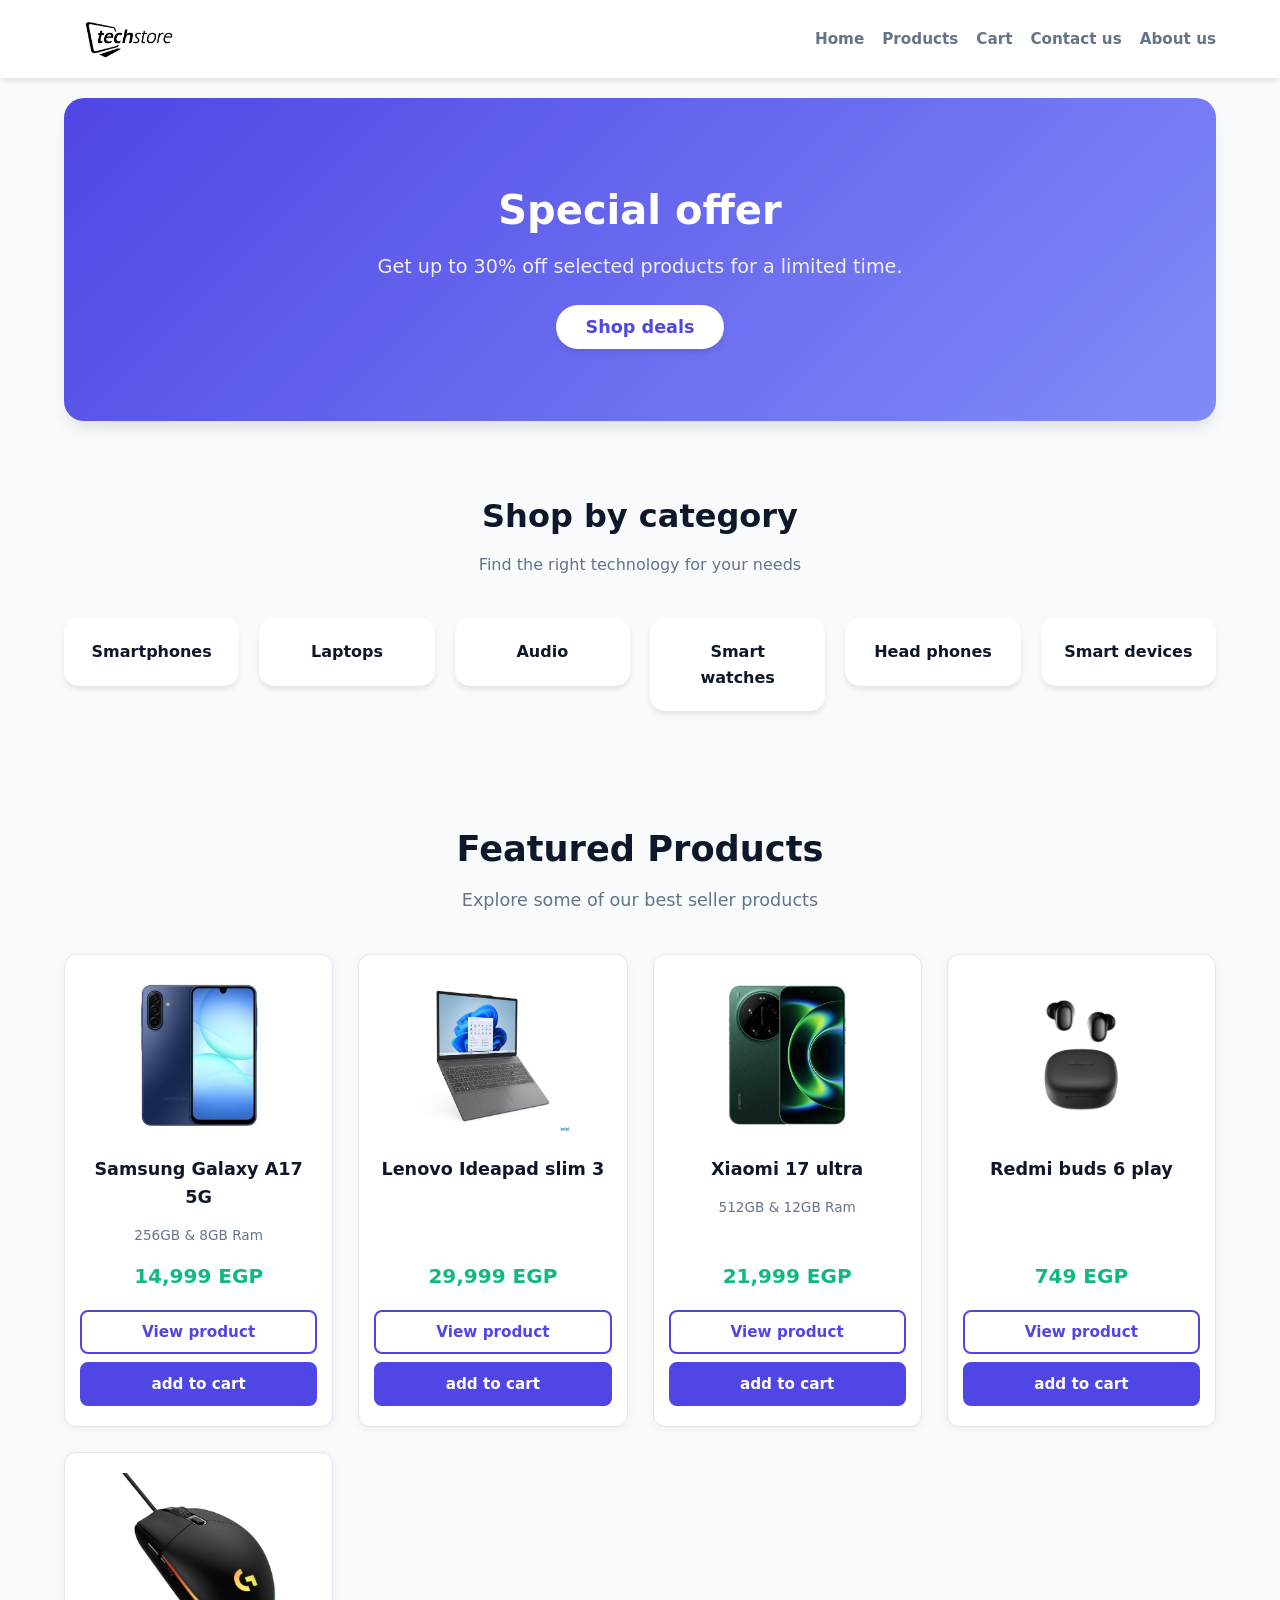
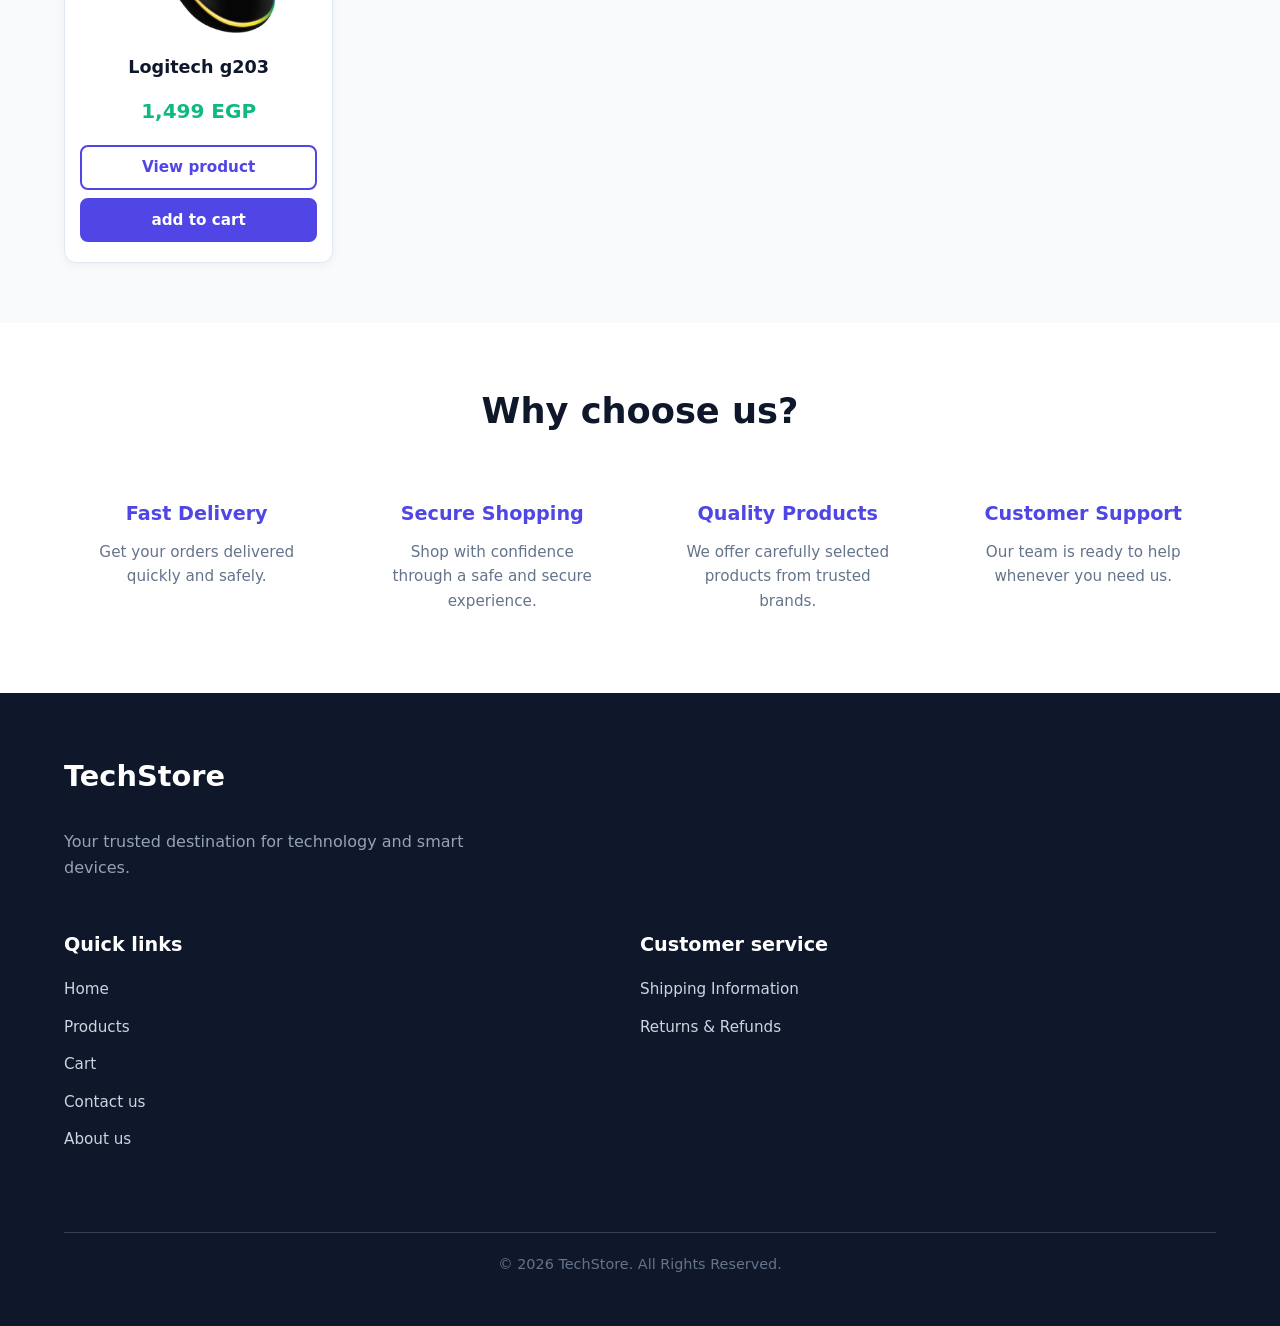
<file: index.html>
<!DOCTYPE html>
<html lang="en">
    <head>
        <meta charset="UTF-8">
        <meta name="viewport" content="width=device-width, initial-scale=1.0">
        <meta name="description" content="Find everything you need in technology devices on TechStore. low prices, fast shipping, secure payment.">
        <title>TechStore</title>
        <link rel="icon" href="imgs/logo.png">
        <link rel="stylesheet" href="main.css">
    </head>
    <body>
        <header class="header-e-commerce-index">
           <img src="imgs/logo.png" alt="TechStore logo" loading="lazy" width="135">
           <div class="Nav-cards">
            <ul>
                <li><a href="index.html">Home</a></li>
                <li><a href="products.html">Products</a></li>
                <li><a href="cart.html">Cart</a></li>
                <li><a href="contact-us.html">Contact us</a></li>
                <li><a href="about-us.html">About us</a></li>
            </ul>
           </div>
           <hr>
        </header>
        <main class="main-e-commerce-index">
            <section id="offers">
                <h2>Special offer</h2>
                <p>Get up to 30% off selected products for a limited time.</p>
                <a href="products.html">Shop deals </a>
            </section>
            <hr>
            <section id="category">
                <h2>Shop by category</h2>
                <p>Find the right technology for your needs</p>
                <ul>
                    <li><a href="products.html">Smartphones</a></li>
                    <li><a href="products.html">Laptops</a></li>
                    <li><a href="products.html">Audio</a></li>
                    <li><a href="products.html">Smart watches</a></li>
                    <li><a href="products.html">Head phones</a></li>
                    <li><a href="products.html">Smart devices</a></li>
                </ul>
            </section>
            <hr>
           <section id="featured-products">
                <h2>Featured Products</h2>
                <p>Explore some of our best seller products</p>

                <div class="products-grid">
                    
                    <article class="product-card">
                        <figure>
                        <img src="imgs/Samsung-Galaxy-A17-5G.jpg" alt="Samsung galaxy a17 5g" loading="lazy">
                        <figcaption>
                        <h3>Samsung Galaxy A17 5G</h3>
                        <p>256GB & 8GB Ram</p>
                        <p>14,999 EGP</p> 
                        <a href="view-product.html">View product</a>
                        <a href="cart.html">add to cart</a>
                        </figcaption>
                        </figure>
                    </article>

                    <article class="product-card">
                        <figure>
                        <img src="imgs/IdeaPad_Slim_3.jpg" alt="Lenovo ideapad slim 3" loading="lazy">
                        <figcaption>
                        <h3>Lenovo Ideapad slim 3</h3>
                        <p>29,999 EGP</p> 
                        <a href="products.html">View product</a>
                        <a href="products.html">add to cart</a>
                        </figcaption>
                        </figure>
                    </article>

                    <article class="product-card">
                        <figure>
                        <img src="imgs/Xiaomi-17-Ultra.jpg" alt="Xiaomi 17 ultra" loading="lazy">
                        <figcaption>
                        <h3>Xiaomi 17 ultra</h3>
                        <p>512GB & 12GB Ram</p>
                        <p>21,999 EGP</p> 
                        <a href="products.html">View product</a>
                        <a href="products.html">add to cart</a>
                        </figcaption>
                        </figure>
                    </article>

                    <article class="product-card">
                        <figure>
                        <img src="imgs/redmi-buds-6-play.jpeg" alt="Redmi buds 6 play" loading="lazy">
                        <figcaption>
                        <h3>Redmi buds 6 play</h3>
                        <p>749 EGP</p> 
                        <a href="products.html">View product</a>
                        <a href="products.html">add to cart</a>
                        </figcaption>
                        </figure>
                    </article>

                    <article class="product-card">
                        <figure>
                        <img src="imgs/logitech-mouse.jpg" alt="Logitech g203" loading="lazy">
                        <figcaption>
                        <h3>Logitech g203</h3>
                        <p>1,499 EGP</p> 
                        <a href="products.html">View product</a>
                        <a href="products.html">add to cart</a>
                        </figcaption>
                        </figure>
                    </article>
                </div>
               
            </section>
            <hr>
            <section id="choose-us">
                <h2>Why choose us?</h2>
                <ul>
                    <li>
                        <h3>Fast Delivery</h3>
                        <p>Get your orders delivered quickly and safely.</p>
                    </li>
                    <li>
                        <h3>Secure Shopping</h3>
                        <p>Shop with confidence through a safe and secure experience.</p>
                    </li>
                    <li>
                        <h3>Quality Products</h3>
                        <p>We offer carefully selected products from trusted brands.</p>
                    </li>
                    <li>
                        <h3>Customer Support</h3>
                        <p>Our team is ready to help whenever you need us.</p>
                    </li>
                </ul>
            </section>
        </main>
        <hr>
        <footer class="footer-index">
            <h2>TechStore</h2>
            <p>Your trusted destination for technology and smart devices.</p>
            <hr>
            <article class="Nav-cards-footer">
                <h3>Quick links</h3>
            <ul>
                <li><a href="index.html">Home</a></li>
                <li><a href="products.html">Products</a></li>
                <li><a href="cart.html">Cart</a></li>
                <li><a href="contact-us.html">Contact us</a></li>
                <li><a href="about-us.html">About us</a></li>
            </ul>
           </article>
           <article class="cust-service-footer">
            <h2>Customer service</h2>
            <ul>
                <li>
                    <a href="contact-us.html">Shipping Information</a>
                </li>
                <li>
                    <a href="contact-us.html">Returns & Refunds</a>
                </li>
            </ul>
           </article>
           <hr>
           <p>&copy; 2026 TechStore. All Rights Reserved.</p>
        </footer>
    </body>
</html>
</file>
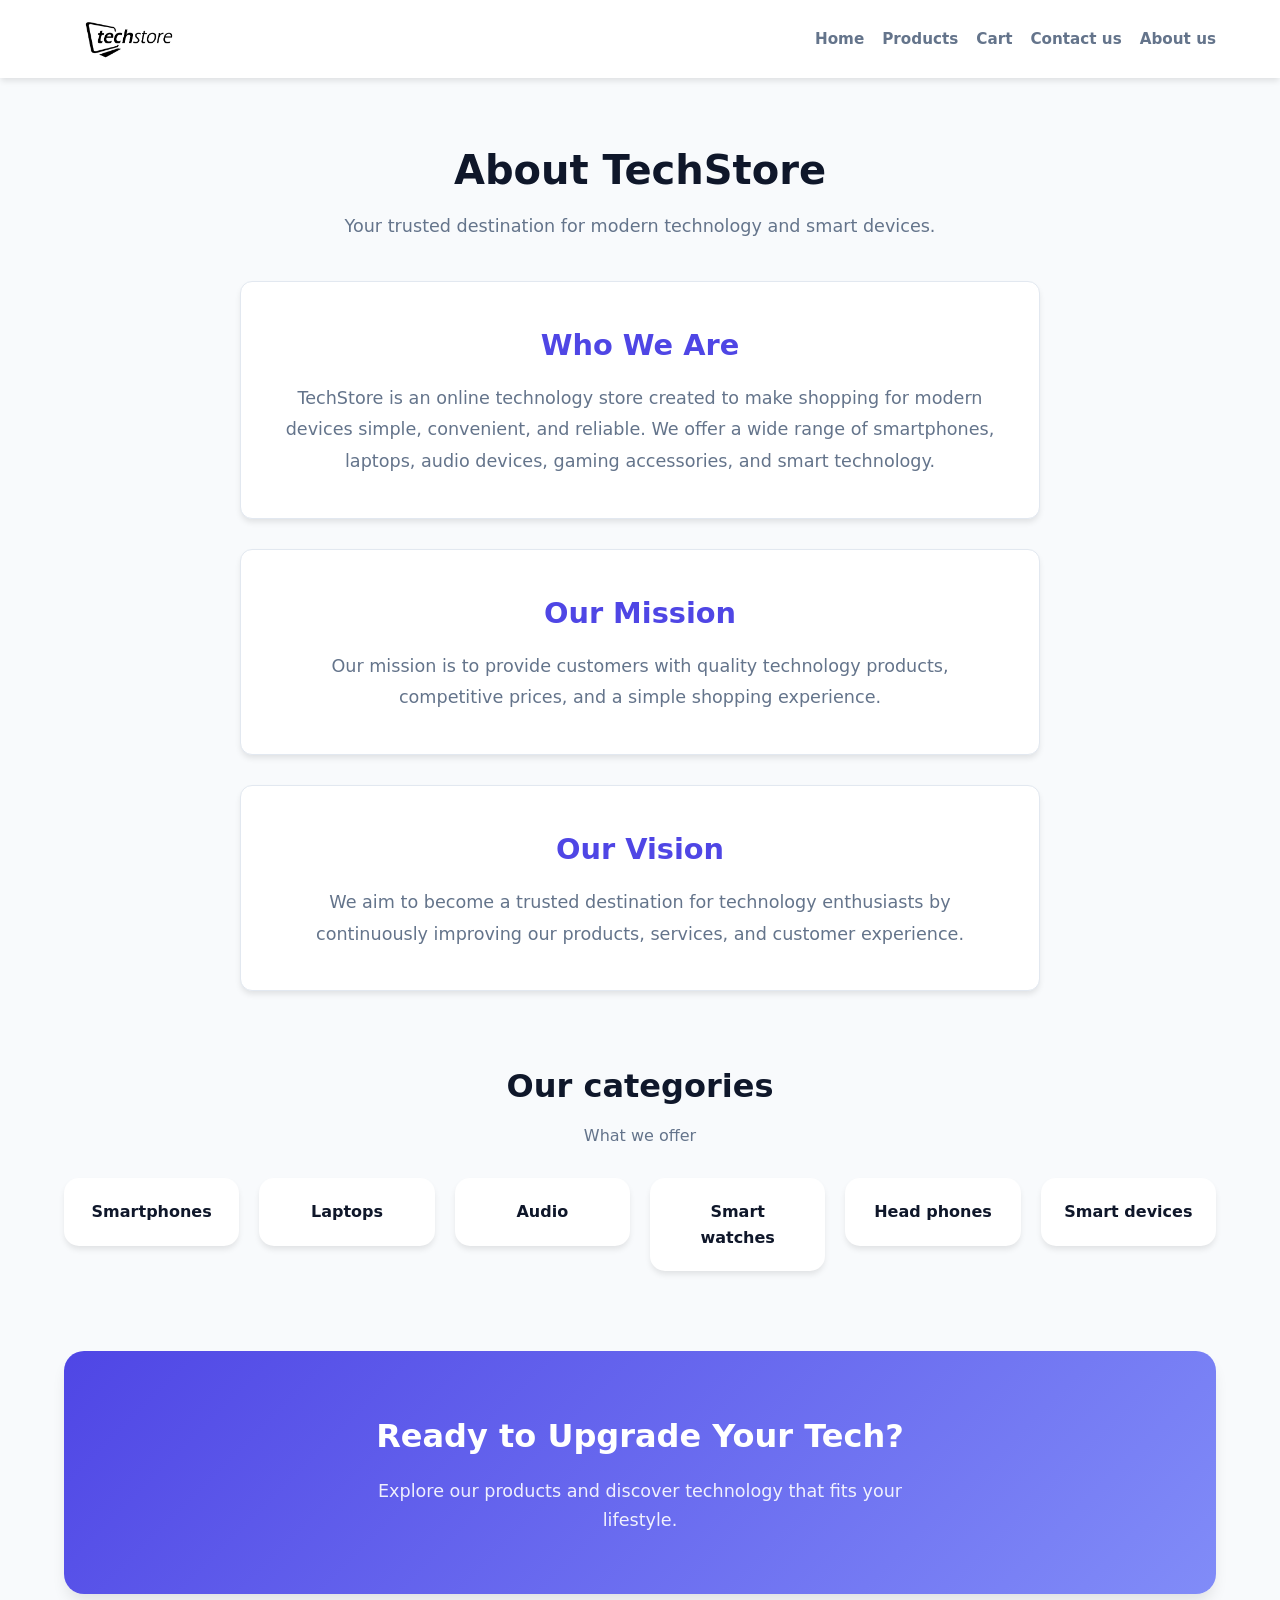
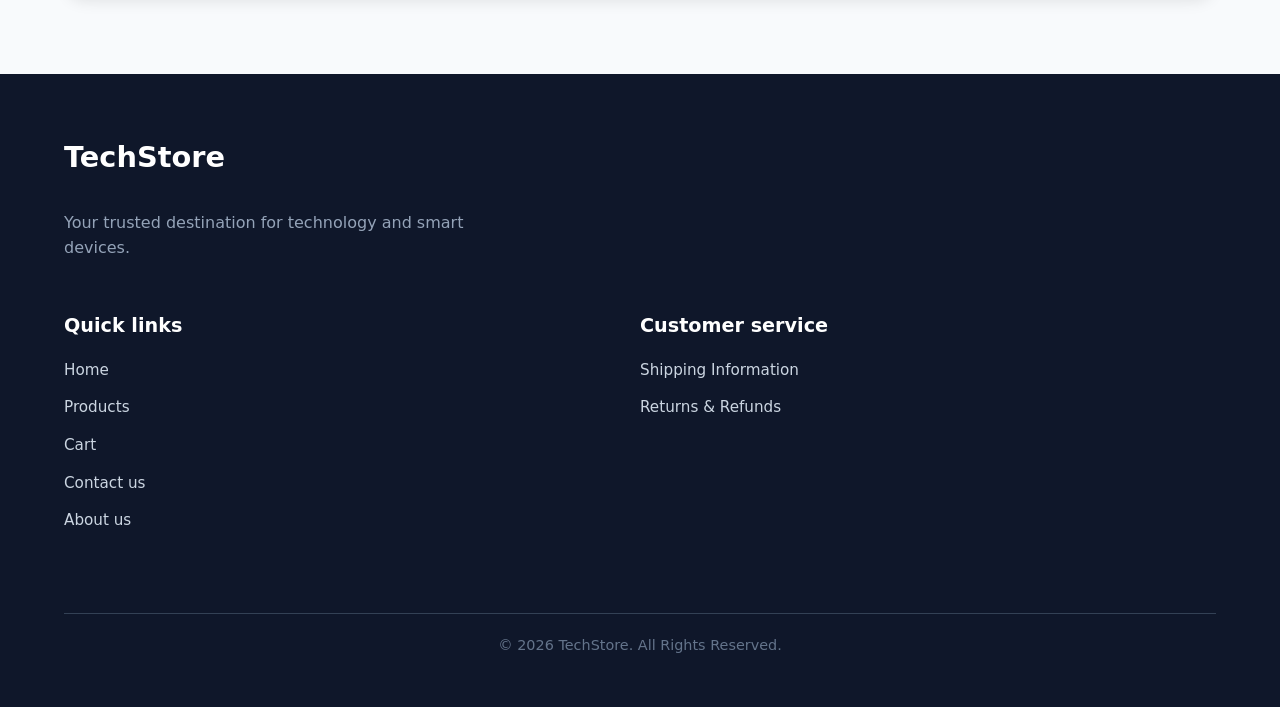
<file: about-us.html>
<!DOCTYPE html>
<html lang="en">
    <head>
        <meta charset="UTF-8">
        <meta name="viewport" content="width=device-width, initial-scale=1.0">
        <meta name="description" content="About TechStore">
        <title>About TechStore</title>
        <link rel="icon" href="imgs/logo.png">
        <link rel="stylesheet" href="main.css">
    </head>
    <body>
        <header class="header-e-commerce-index">
           <img src="imgs/logo.png" alt="TechStore logo" loading="lazy" width="135">
           <div class="Nav-cards">
            <ul>
                <li><a href="index.html">Home</a></li>
                <li><a href="products.html">Products</a></li>
                <li><a href="cart.html">Cart</a></li>
                <li><a href="contact-us.html">Contact us</a></li>
                <li><a href="about-us.html">About us</a></li>
            </ul>
           </div>
           <hr>
        </header>
        <main>
            <section id="top-about">
                <h1>About TechStore</h1>
                <p>Your trusted destination for modern technology and smart devices.</p>
            </section>
            <section id="who-r-we">
                <h2>Who We Are</h2>
                <p>TechStore is an online technology store created to make shopping for modern devices simple, convenient, and reliable. We offer a wide range of smartphones, laptops, audio devices, gaming accessories, and smart technology.</p>
            </section>
            <section id="mission">
                <h2>Our Mission</h2>
                <p>Our mission is to provide customers with quality technology products, competitive prices, and a simple shopping experience.</p>
            </section>
            <section id="vision">
                <h2>Our Vision</h2>
                <p>We aim to become a trusted destination for technology enthusiasts by continuously improving our products, services, and customer experience.</p>
            </section>
            <section id="category-explore">
                <h2>Our categories</h2>
                <p>What we offer</p>
                <ul>
                    <li><a href="products.html">Smartphones</a></li>
                    <li><a href="products.html">Laptops</a></li>
                    <li><a href="products.html">Audio</a></li>
                    <li><a href="products.html">Smart watches</a></li>
                    <li><a href="products.html">Head phones</a></li>
                    <li><a href="products.html">Smart devices</a></li>
                </ul>
            </section>
            <section id="call-to-action">
                <h2>
                    Ready to Upgrade Your Tech?
                </h2>
                <p>Explore our products and discover technology that fits your lifestyle.</p>
            </section>
        </main>
        <footer class="footer-index">
            <h2>TechStore</h2>
            <p>Your trusted destination for technology and smart devices.</p>
            <hr>
            <article class="Nav-cards-footer">
                <h3>Quick links</h3>
            <ul>
                <li><a href="index.html">Home</a></li>
                <li><a href="products.html">Products</a></li>
                <li><a href="cart.html">Cart</a></li>
                <li><a href="contact-us.html">Contact us</a></li>
                <li><a href="about-us.html">About us</a></li>
            </ul>
           </article>
           <article class="cust-service-footer">
            <h2>Customer service</h2>
            <ul>
                <li>
                    <a href="contact-us.html">Shipping Information</a>
                </li>
                <li>
                    <a href="contact-us.html">Returns & Refunds</a>
                </li>
            </ul>
           </article>
           <hr>
           <p>&copy; 2026 TechStore. All Rights Reserved.</p>
        </footer>
    </body>
</html>
</file>
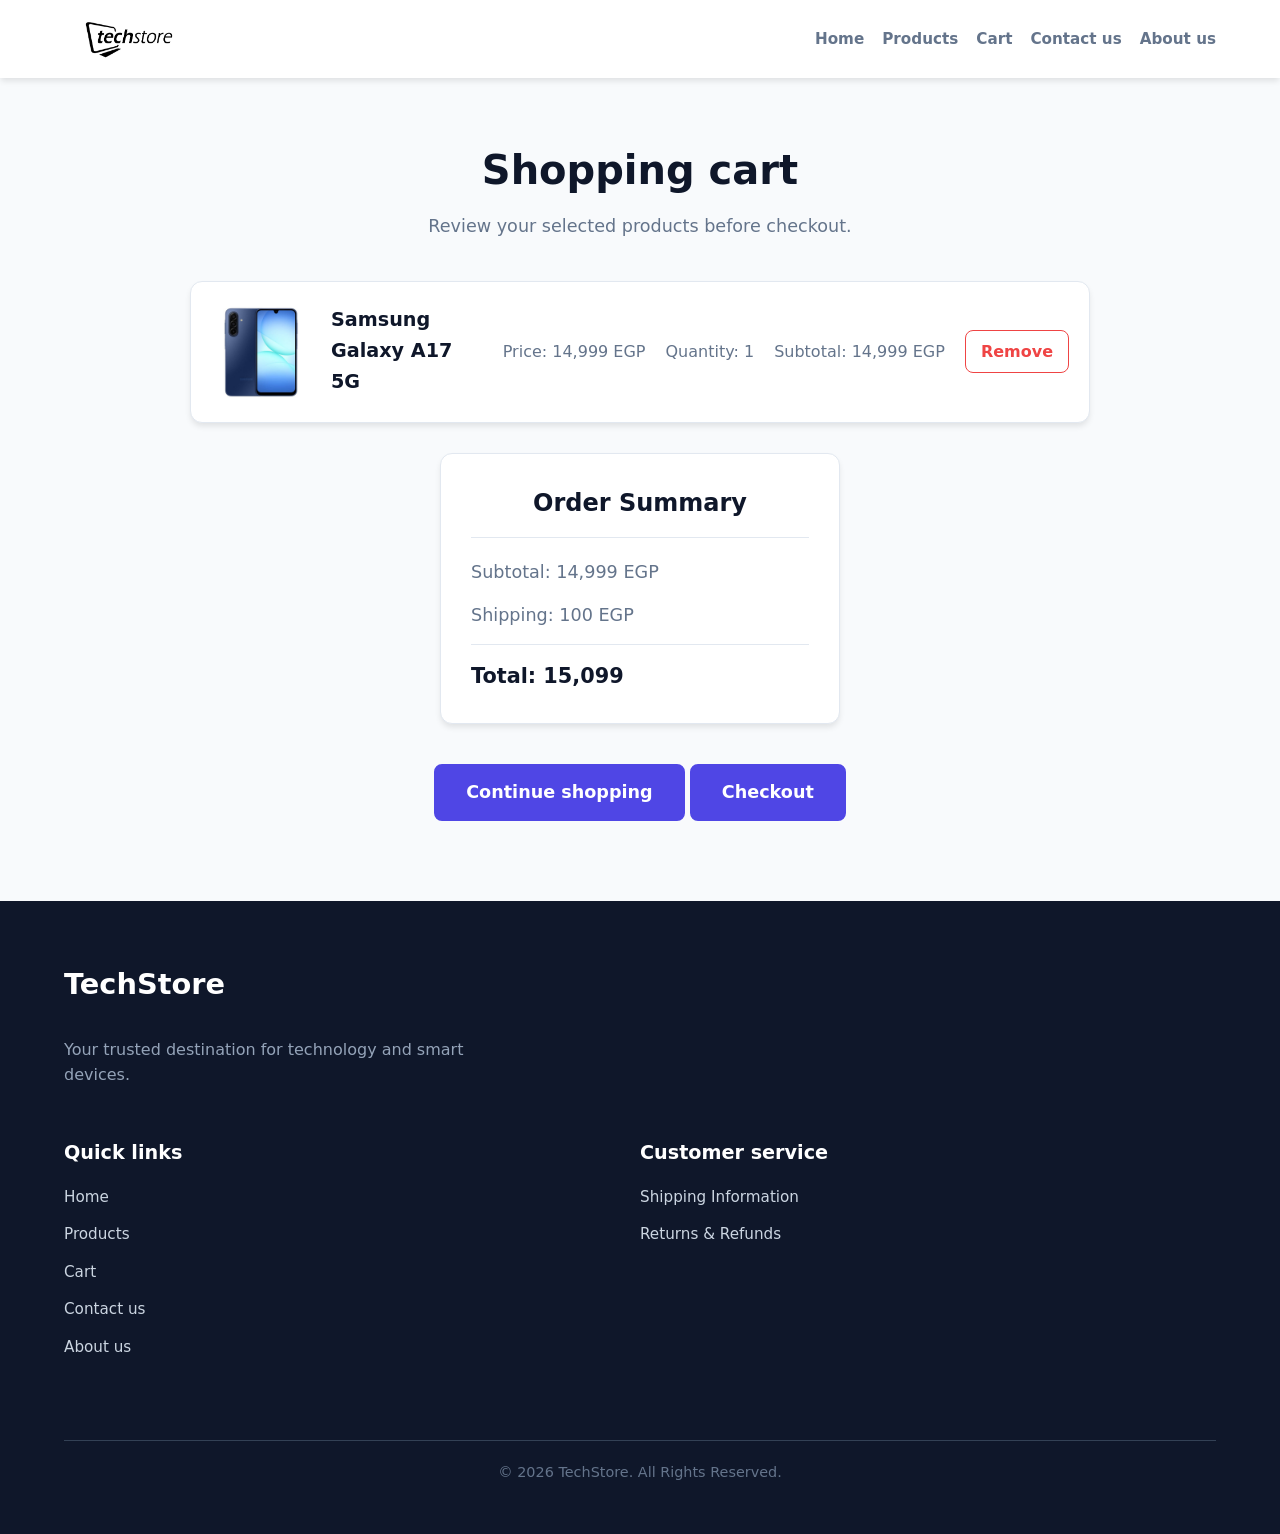
<file: cart.html>
<!DOCTYPE html>
<html lang="en">
    <head>
        <meta charset="UTF-8">
        <meta name="viewport" content="width=device-width, initial-scale=1.0">
        <meta name="description" content="Review your selected products before checkout.">
        <title>TechStore Cart</title>
        <link rel="icon" href="imgs/logo.png">
        <link rel="stylesheet" href="main.css">
    </head>
    <body>
        <header class="header-e-commerce-index">
           <img src="imgs/logo.png" alt="TechStore logo" loading="lazy" width="135">
           <div class="Nav-cards">
            <ul>
                <li><a href="index.html">Home</a></li>
                <li><a href="products.html">Products</a></li>
                <li><a href="cart.html">Cart</a></li>
                <li><a href="contact-us.html">Contact us</a></li>
                <li><a href="about-us.html">About us</a></li>
            </ul>
           </div>
           <hr>
        </header>
        <main>
            <section class="top-cart">
                <h1>Shopping cart</h1>
               <p>Review your selected products before checkout.</p>
            </section>
            <section id="cart-card">
                <img src="imgs/Samsung-Galaxy-A17-5G.jpg" alt="Samsung Galaxy A17 5G" loading="lazy">
                <strong>Samsung Galaxy A17 5G</strong>
                <p>Price: 14,999 EGP</p>
                <p>Quantity: 1</p>
                <p>Subtotal: 14,999 EGP</p>
                <a href="cart.html">Remove</a>
            </section>
            <hr>
            <section id="checkout-cart">
                <h2>Order Summary</h2>
                <p>Subtotal: 14,999 EGP</p>
                <p>Shipping: 100 EGP</p>
                <p>Total: 15,099</p>
            </section>
            <div id="shoppig-cart">
                <a href="products.html">Continue shopping</a>
                <a href="cart.html">Checkout</a>
            </div>
            
        </main>
        <footer class="footer-index">
            <h2>TechStore</h2>
            <p>Your trusted destination for technology and smart devices.</p>
            <hr>
            <article class="Nav-cards-footer">
                <h3>Quick links</h3>
            <ul>
                <li><a href="index.html">Home</a></li>
                <li><a href="products.html">Products</a></li>
                <li><a href="cart.html">Cart</a></li>
                <li><a href="contact-us.html">Contact us</a></li>
                <li><a href="about-us.html">About us</a></li>
            </ul>
           </article>
           <article class="cust-service-footer">
            <h2>Customer service</h2>
            <ul>
                <li>
                    <a href="contact-us.html">Shipping Information</a>
                </li>
                <li>
                    <a href="contact-us.html">Returns & Refunds</a>
                </li>
            </ul>
           </article>
           <hr>
           <p>&copy; 2026 TechStore. All Rights Reserved.</p>
        </footer>
    </body>
</html>
</file>
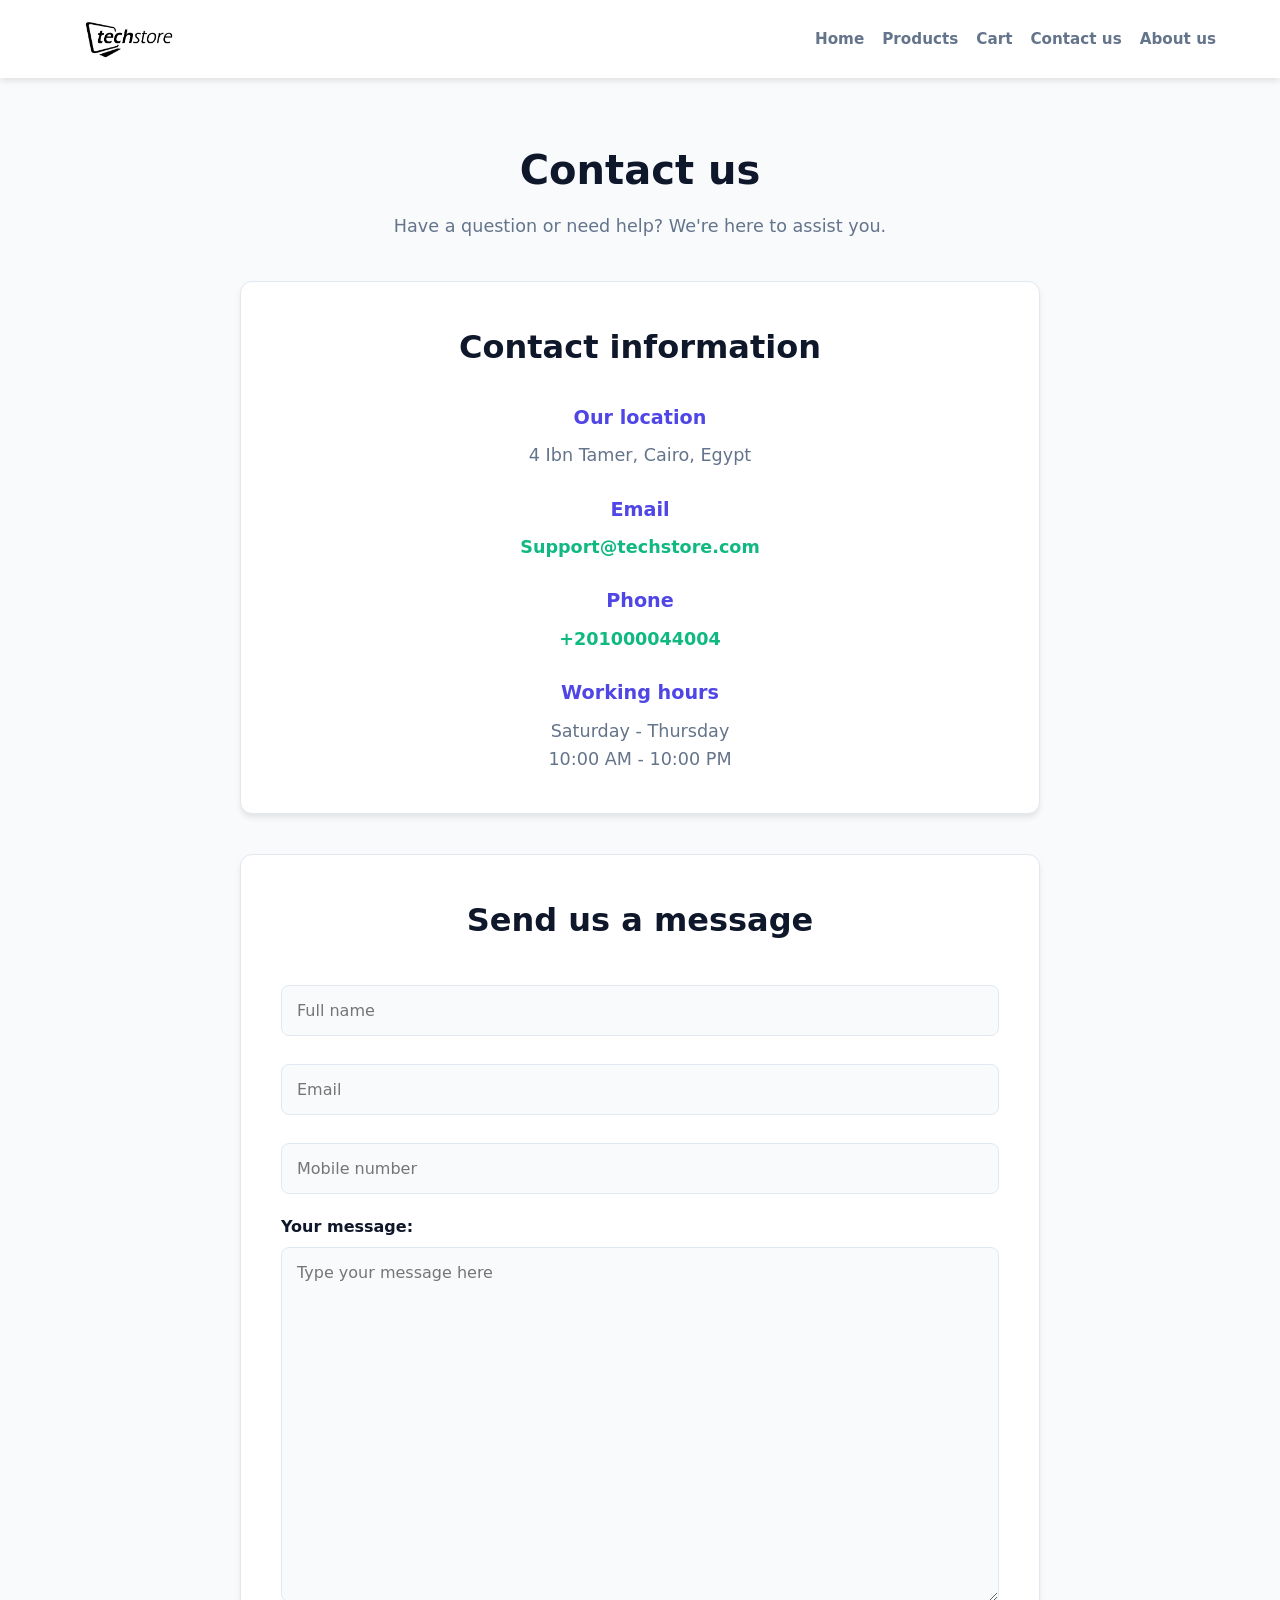
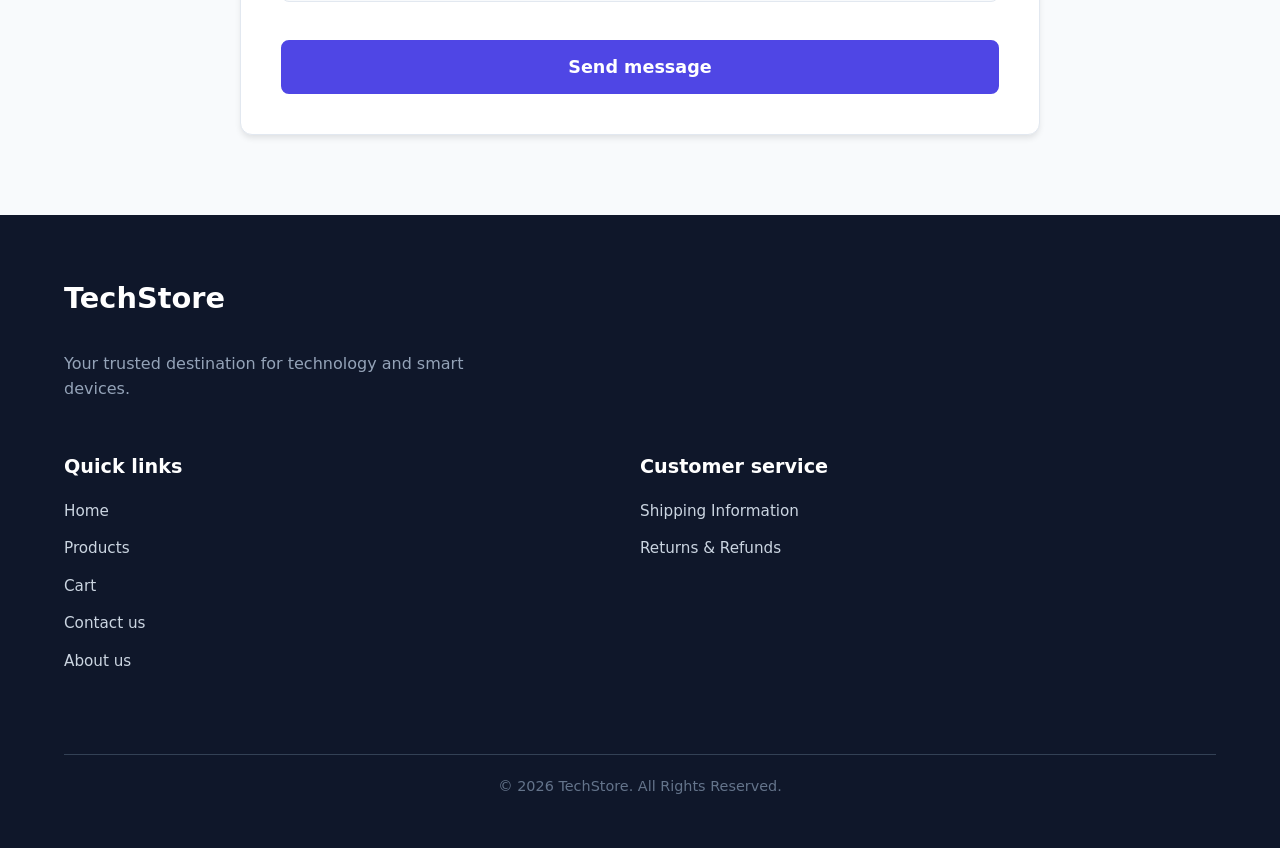
<file: contact-us.html>
<!DOCTYPE html>
<html lang="en">
    <head>
        <meta charset="UTF-8">
        <meta name="viewport" content="width=device-width, initial-scale=1.0">
        <meta name="description" content="Have a question or need help? We're here to assist you.">
        <title>Contact TechStore</title>
        <link rel="icon" href="imgs/logo.png">
        <link rel="stylesheet" href="main.css">
    </head>
    <body>
        <header class="header-e-commerce-index">
           <img src="imgs/logo.png" alt="TechStore logo" loading="lazy" width="135">
           <div class="Nav-cards">
            <ul>
                <li><a href="index.html">Home</a></li>
                <li><a href="products.html">Products</a></li>
                <li><a href="cart.html">Cart</a></li>
                <li><a href="contact-us.html">Contact us</a></li>
                <li><a href="about-us.html">About us</a></li>
            </ul>
           </div>
           <hr>
        </header>
        <main>
            <section id="grabber">
                <h1>Contact us</h1>
                <p>Have a question or need help? We're here to assist you.</p>
            </section>
            <hr>
            <section id="contact-info">
                <h2>Contact information</h2>
                <h3>Our location</h3>
                <address>4 Ibn Tamer, Cairo, Egypt</address>
                <h3>Email </h3>
                <p><a href="mailto:Support@techstore.com">Support@techstore.com</a></p>
                <h3>Phone </h3>
                <p><a href="tel:+201000044004">+201000044004</a></p>
                <h3>Working hours </h3>
                <p>Saturday - Thursday</p>
                <p><time datetime="10:00">10:00 AM</time> - <time datetime="22:00">10:00 PM</time></p>
            </section>
            <section id="form-contact">
                <fieldset>
                    <legend><h2>Send us a message</h2></legend>
                    <form>
                        <p>
                        <label for="name"></label>
                        <input type="text" name="name" id="name" required placeholder="Full name" autocomplete>
                        </p>
                        <p>
                        <label for="mail"></label>
                        <input type="email" name="email" id="mail" required placeholder="Email" autocomplete>
                        </p>
                        <p>
                        <label for="phone"></label>
                        <input type="tel" name="mobile-number" id="phone" required placeholder="Mobile number" autocomplete>
                        </p>
                        <p>
                            <label for="message">Your message:</label>
                        </p>
                        <p>
                            <textarea name="message" id="message" required placeholder="Type your message here" rows="17" cols="55"></textarea>
                        </p>
                        <p>
                            <button type="submit">Send message</button>
                        </p>
                    </form>

                </fieldset>
            </section>
        </main>
         <footer class="footer-index">
            <h2>TechStore</h2>
            <p>Your trusted destination for technology and smart devices.</p>
            <hr>
            <article class="Nav-cards-footer">
                <h3>Quick links</h3>
            <ul>
                <li><a href="index.html">Home</a></li>
                <li><a href="products.html">Products</a></li>
                <li><a href="cart.html">Cart</a></li>
                <li><a href="contact-us.html">Contact us</a></li>
                <li><a href="about-us.html">About us</a></li>
            </ul>
           </article>
           <article class="cust-service-footer">
            <h2>Customer service</h2>
            <ul>
                <li>
                    <a href="contact-us.html">Shipping Information</a>
                </li>
                <li>
                    <a href="contact-us.html">Returns & Refunds</a>
                </li>
            </ul>
           </article>
           <hr>
           <p>&copy; 2026 TechStore. All Rights Reserved.</p>
        </footer>
    </body>
</html>
</file>
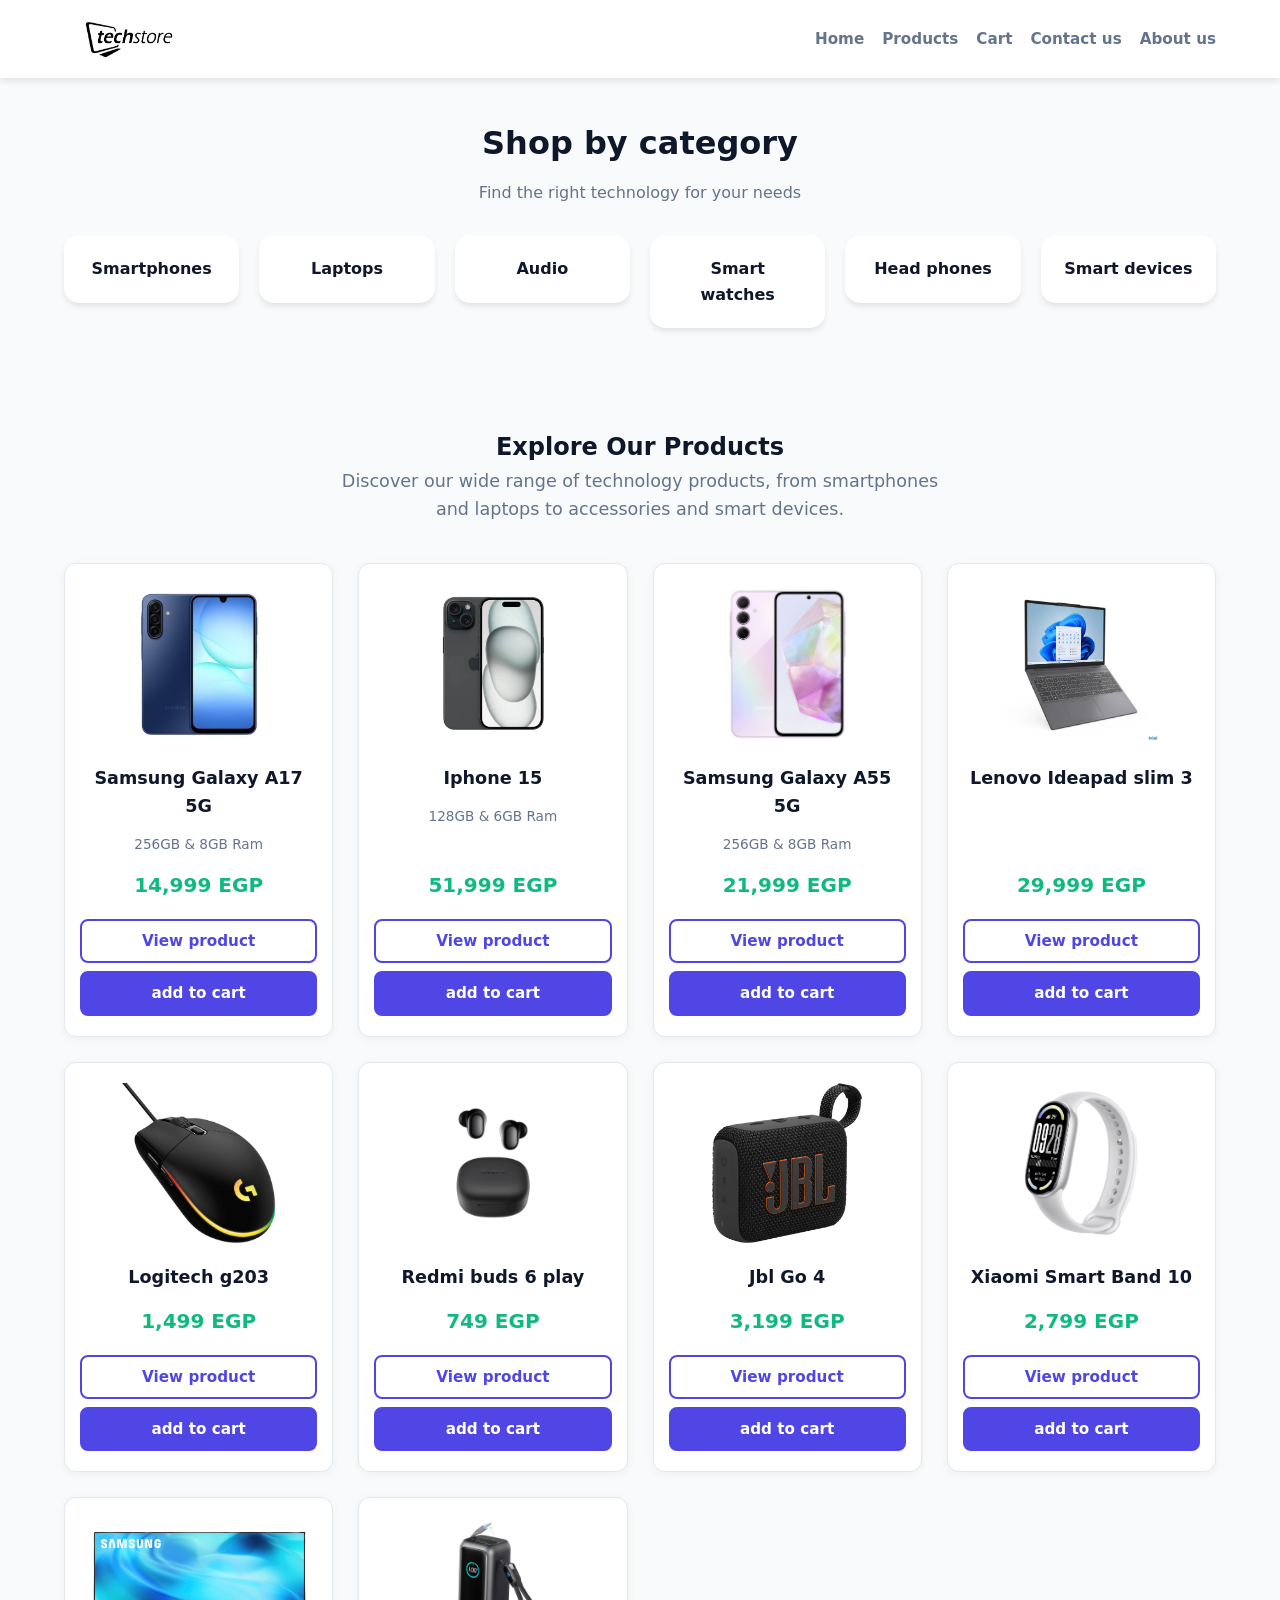
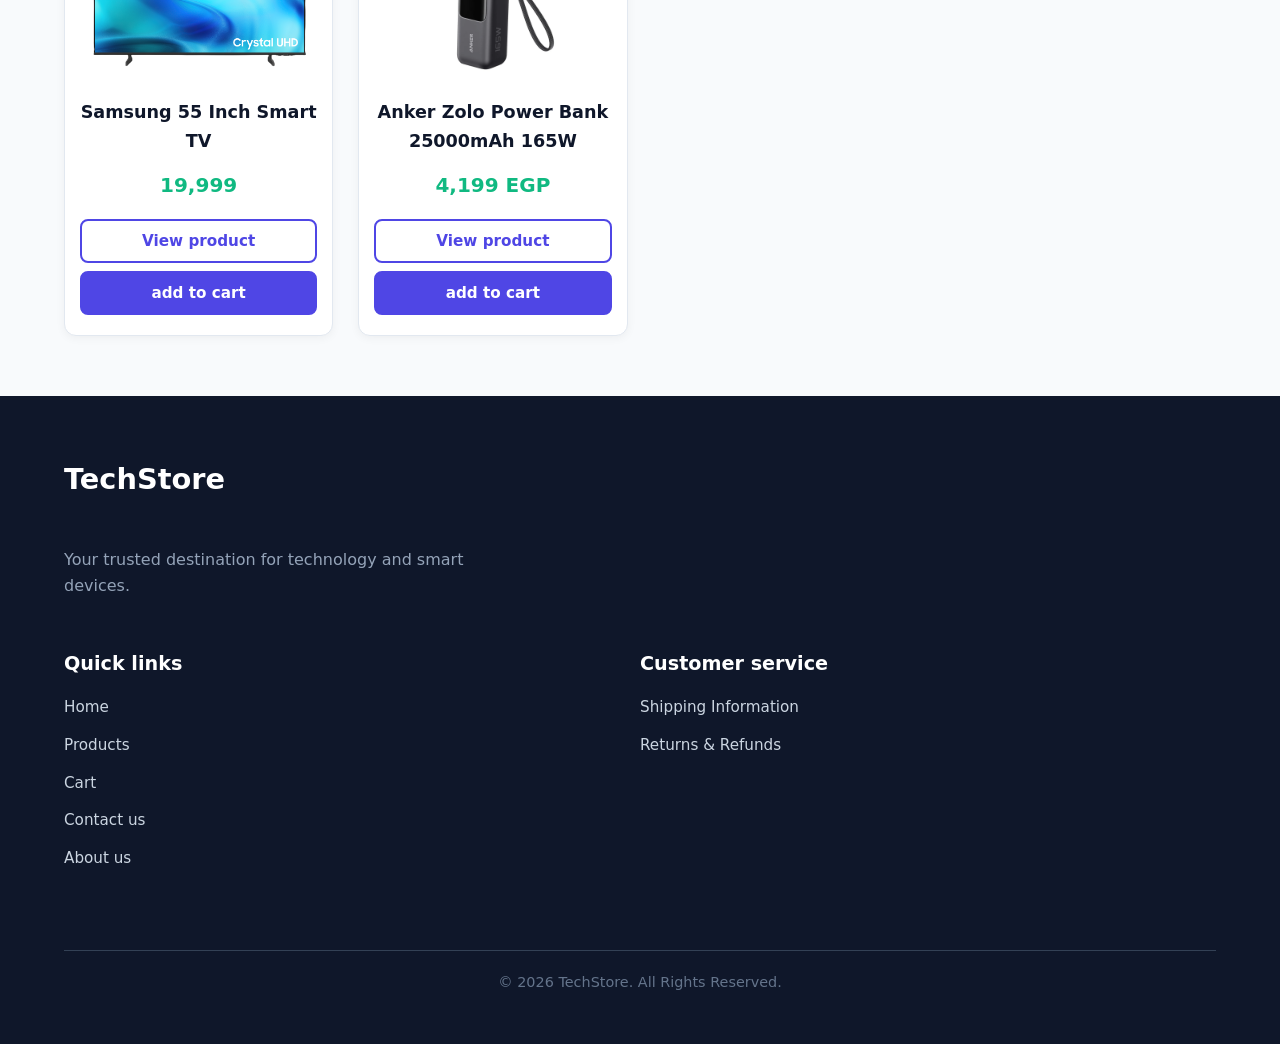
<file: products.html>
<!DOCTYPE html>
<html lang="en">
    <head>
        <meta charset="UTF-8">
        <meta name="viewport" content="width=device-width, initial-scale=1.0">
        <meta name="description" content="Discover our wide range of technology products, from smartphones and laptops to accessories and smart devices.">
        <title>Products TechStore</title>
        <link rel="icon" href="imgs/logo.png">
        <link rel="stylesheet" href="main.css">
    </head>
    <body>
        <header class="header-e-commerce-products">
           <img src="imgs/logo.png" alt="TechStore logo" loading="lazy" width="135">
           <div class="Nav-cards">
            <ul>
                <li><a href="index.html">Home</a></li>
                <li><a href="products.html">Products</a></li>
                <li><a href="cart.html">Cart</a></li>
                <li><a href="contact-us.html">Contact us</a></li>
                <li><a href="about-us.html">About us</a></li>
            </ul>
           </div>
           <hr>
        </header>
        <hr>
        <main class="main-products">
            <section id="category-explore">
                <h2>Shop by category</h2>
                <p>Find the right technology for your needs</p>
                <ul>
                    <li><a href="products.html">Smartphones</a></li>
                    <li><a href="products.html">Laptops</a></li>
                    <li><a href="products.html">Audio</a></li>
                    <li><a href="products.html">Smart watches</a></li>
                    <li><a href="products.html">Head phones</a></li>
                    <li><a href="products.html">Smart devices</a></li>
                </ul>
            </section>
            <section id="top">
                <h2>Explore Our Products</h2>
                <p>Discover our wide range of technology products, from smartphones and laptops to accessories and smart devices.</p>
            </section>
            <section id="products-all">
                <article class="product-card-main">
                    <figure>
                        <img src="imgs/Samsung-Galaxy-A17-5G.jpg" alt="Samsung galaxy a17 5g" loading="lazy">
                        <figcaption>
                        <h3>Samsung Galaxy A17 5G</h3>
                        <p>256GB & 8GB Ram</p>
                        <p>14,999 EGP</p> 
                        <a href="view-product.html">View product</a>
                        <a href="cart.html">add to cart</a>
                        </figcaption>
                    </figure>
                </article>
                <article class="product-card-main">
                    <figure>
                    <img src="imgs/iphone15.jpg" alt="Iphone 15" loading="lazy">
                    <figcaption>
                        <h3>Iphone 15</h3>
                        <p>128GB & 6GB Ram</p>
                        <p>51,999 EGP</p>
                        <a href="products.html">View product</a>
                        <a href="products.html">add to cart</a>
                    </figcaption>
                    </figure>
                </article>
                <article class="product-card-main">
                    <figure>
                        <img src="imgs/samsung-a55.jpg" alt="Samsung galaxy a55 5G" loading="lazy">
                    
                    <figcaption>
                        <h3>Samsung Galaxy A55 5G</h3>
                        <p>256GB & 8GB Ram</p>
                        <p>21,999 EGP</p>
                        <a href="products.html">View product</a>
                        <a href="products.html">add to cart</a>
                    </figcaption>
                    </figure>
                </article>
                <article class="product-card-main">
                    <figure>
                        <img src="imgs/IdeaPad_Slim_3.jpg" alt="Lenovo ideapad slim 3" loading="lazy">
                        <figcaption>
                        <h3>Lenovo Ideapad slim 3</h3>
                        <p>29,999 EGP</p> 
                        <a href="products.html">View product</a>
                        <a href="products.html">add to cart</a>
                        </figcaption>
                        </figure>
                </article>
                
                <article class="product-card-main">
                     <figure>
                        <img src="imgs/logitech-mouse.jpg" alt="Logitech g203" loading="lazy">
                        <figcaption>
                        <h3>Logitech g203</h3>
                        <p>1,499 EGP</p> 
                        <a href="products.html">View product</a>
                        <a href="products.html">add to cart</a>
                        </figcaption>
                        </figure>
                    </article>
                    <article class="product-card-main">
                    <figure>
                        <img src="imgs/redmi-buds-6-play.jpeg" alt="Redmi buds 6 play" loading="lazy">
                        <figcaption>
                        <h3>Redmi buds 6 play</h3>
                        <p>749 EGP</p> 
                        <a href="products.html">View product</a>
                        <a href="products.html">add to cart</a>
                        </figcaption>
                        </figure>
                </article>
                <article class="product-card-main">
                    <figure>
                        <img src="imgs/jbl-go.jpeg" alt="Jbl Go 4" loading="lazy">
                        <figcaption>
                        <h3>Jbl Go 4</h3>
                        <p>3,199 EGP</p> 
                        <a href="products.html">View product</a>
                        <a href="products.html">add to cart</a>
                        </figcaption>
                        </figure>
                </article>
                <article class="product-card-main">
                    <figure>
                        <img src="imgs/mi-band.jpg" alt="Xiaomi Smart Band 10" loading="lazy">
                        <figcaption>
                            <h3>Xiaomi Smart Band 10</h3>
                            <p>2,799 EGP</p>
                            <a href="products.html">View product</a>
                            <a href="products.html">add to cart</a>
                        </figcaption>
                    </figure>
                </article>
                <article class="product-card-main">
                    <figure>
                        <img src="imgs/samsung-tv.webp" alt="Samsung 55 Inch Smart TV" loading="lazy">
                    
                    <figcaption>
                        <h3>Samsung 55 Inch Smart TV </h3>
                        <p>19,999</p>
                        <a href="products.html">View product</a>
                        <a href="products.html">add to cart</a>
                    </figcaption>
                    </figure>
                </article>
                <article class="product-card-main">
                    <figure>
                        <img src="imgs/anker-powerbank.webp" alt="Anker Zolo Power Bank 25000mAh 165W" loading="lazy">
                        <figcaption>
                            <h3>Anker Zolo Power Bank 25000mAh 165W</h3>
                            <p>4,199 EGP</p>
                            <a href="products.html">View product</a>
                            <a href="products.html">add to cart</a>
                        </figcaption>
                    </figure>
                </article>    
            </section>
        </main>
        <hr>
         <footer class="footer-products">
            <h2>TechStore</h2>
            <p>Your trusted destination for technology and smart devices.</p>
            <hr>
            <article class="Nav-cards-footer">
                <h3>Quick links</h3>
            <ul>
                <li><a href="index.html">Home</a></li>
                <li><a href="products.html">Products</a></li>
                <li><a href="cart.html">Cart</a></li>
                <li><a href="contact-us.html">Contact us</a></li>
                <li><a href="about-us.html">About us</a></li>
            </ul>
           </article>
           <article class="cust-service-footer">
            <h2>Customer service</h2>
            <ul>
                <li>
                    <a href="contact-us.html">Shipping Information</a>
                </li>
                <li>
                    <a href="contact-us.html">Returns & Refunds</a>
                </li>
            </ul>
           </article>
           <hr>
           <p>&copy; 2026 TechStore. All Rights Reserved.</p>
        </footer>
    </body>
</html>
</file>
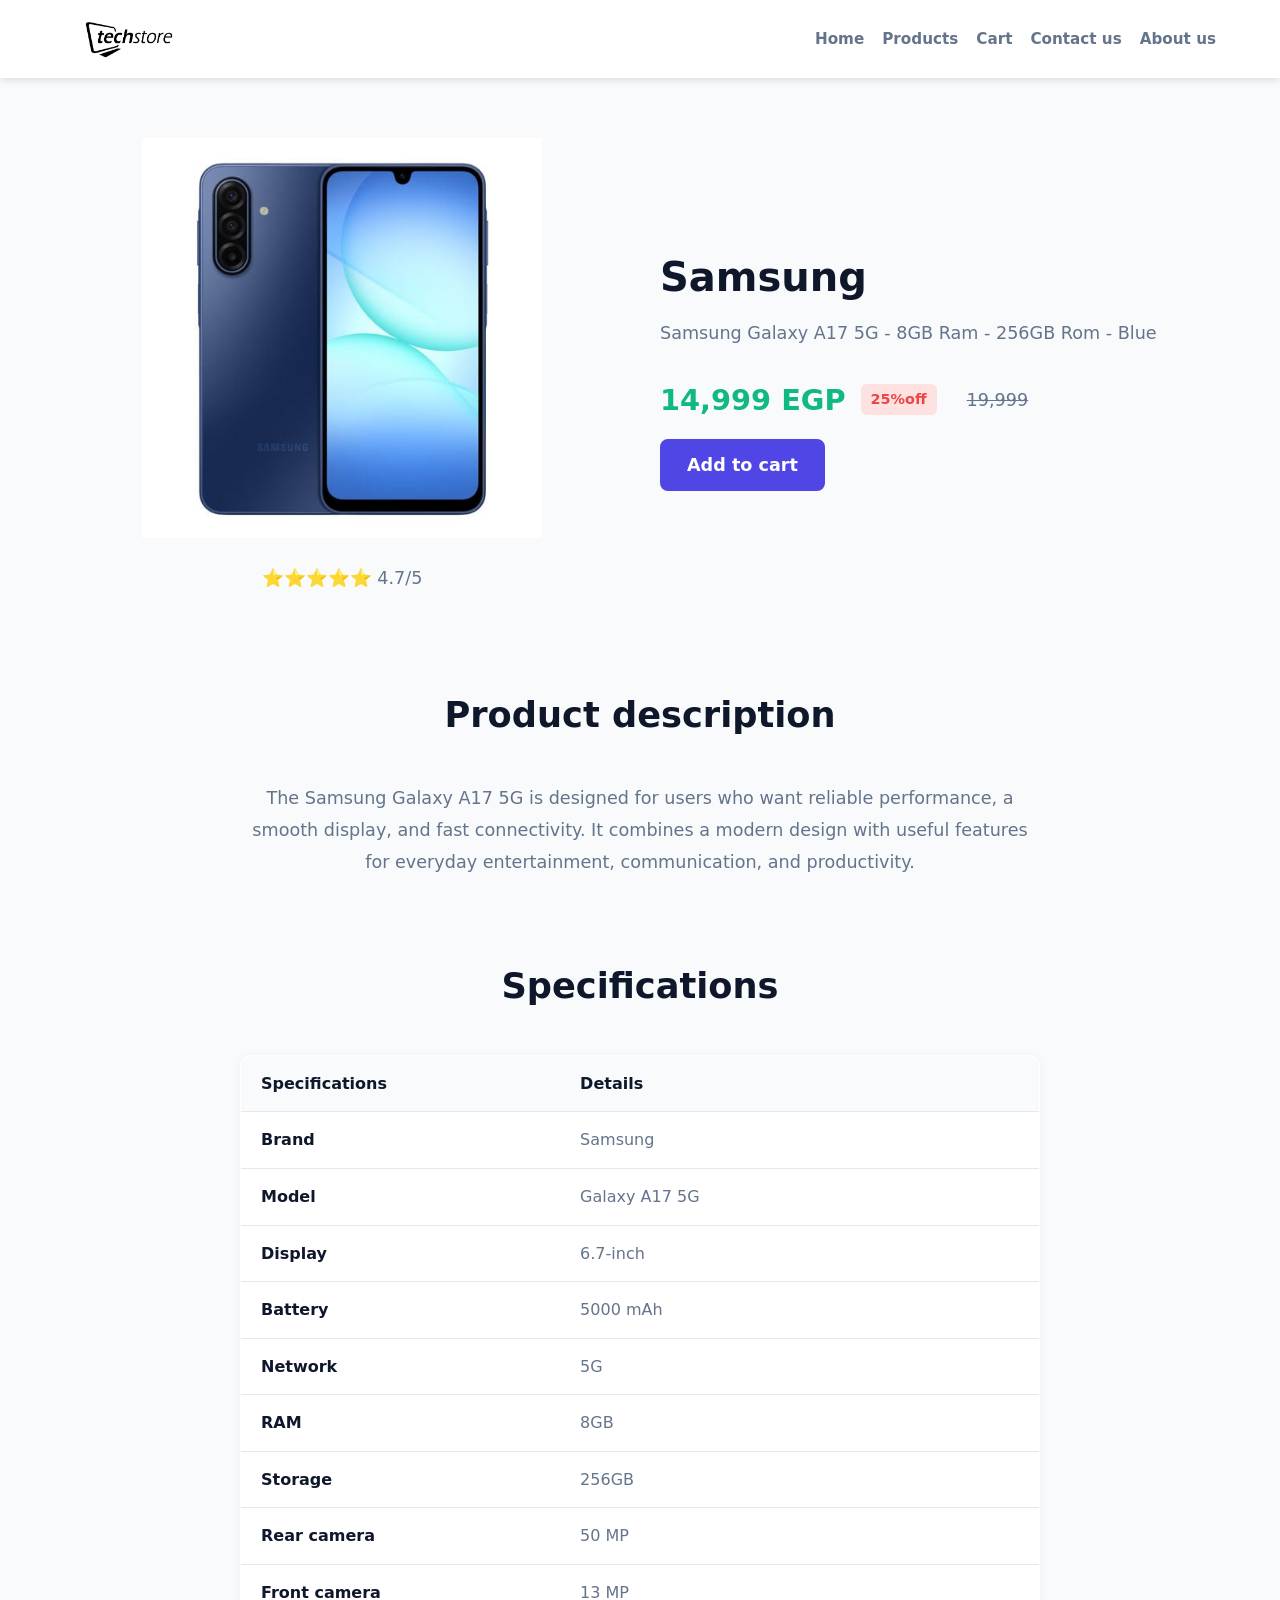
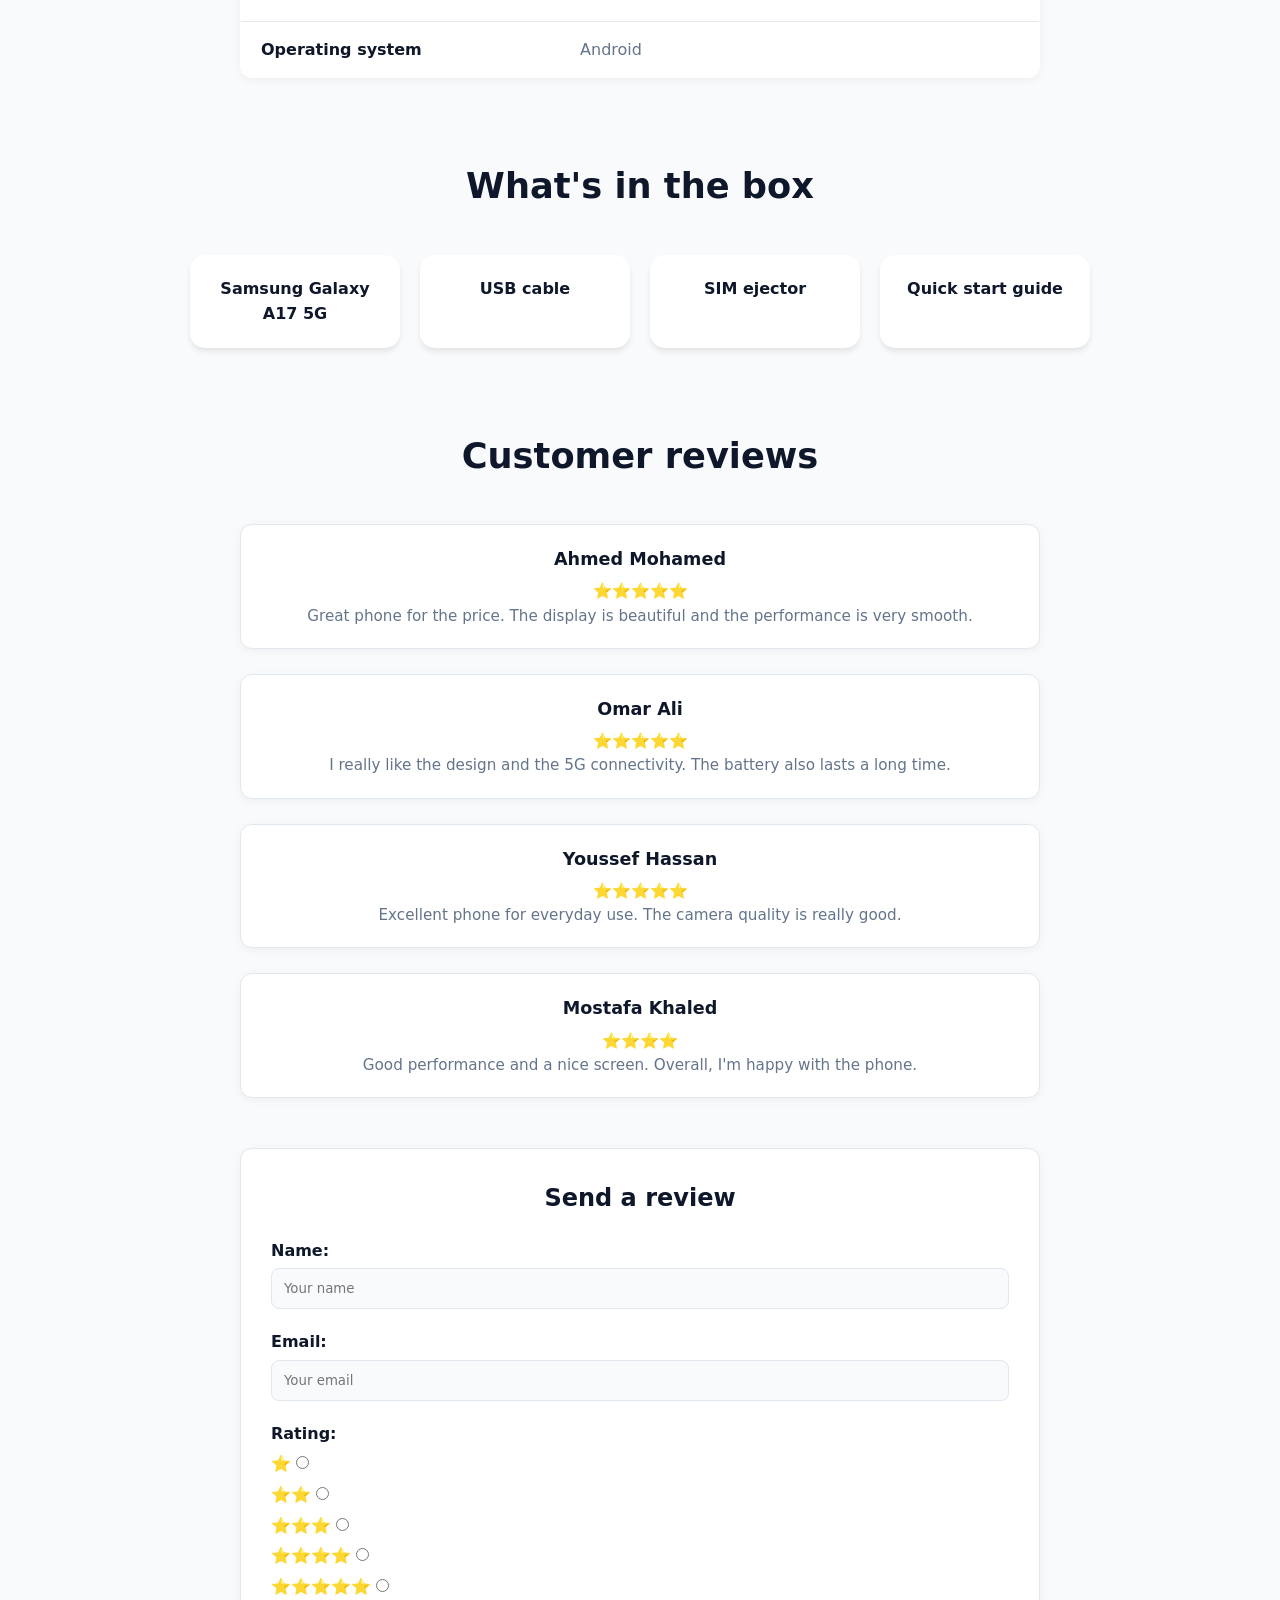
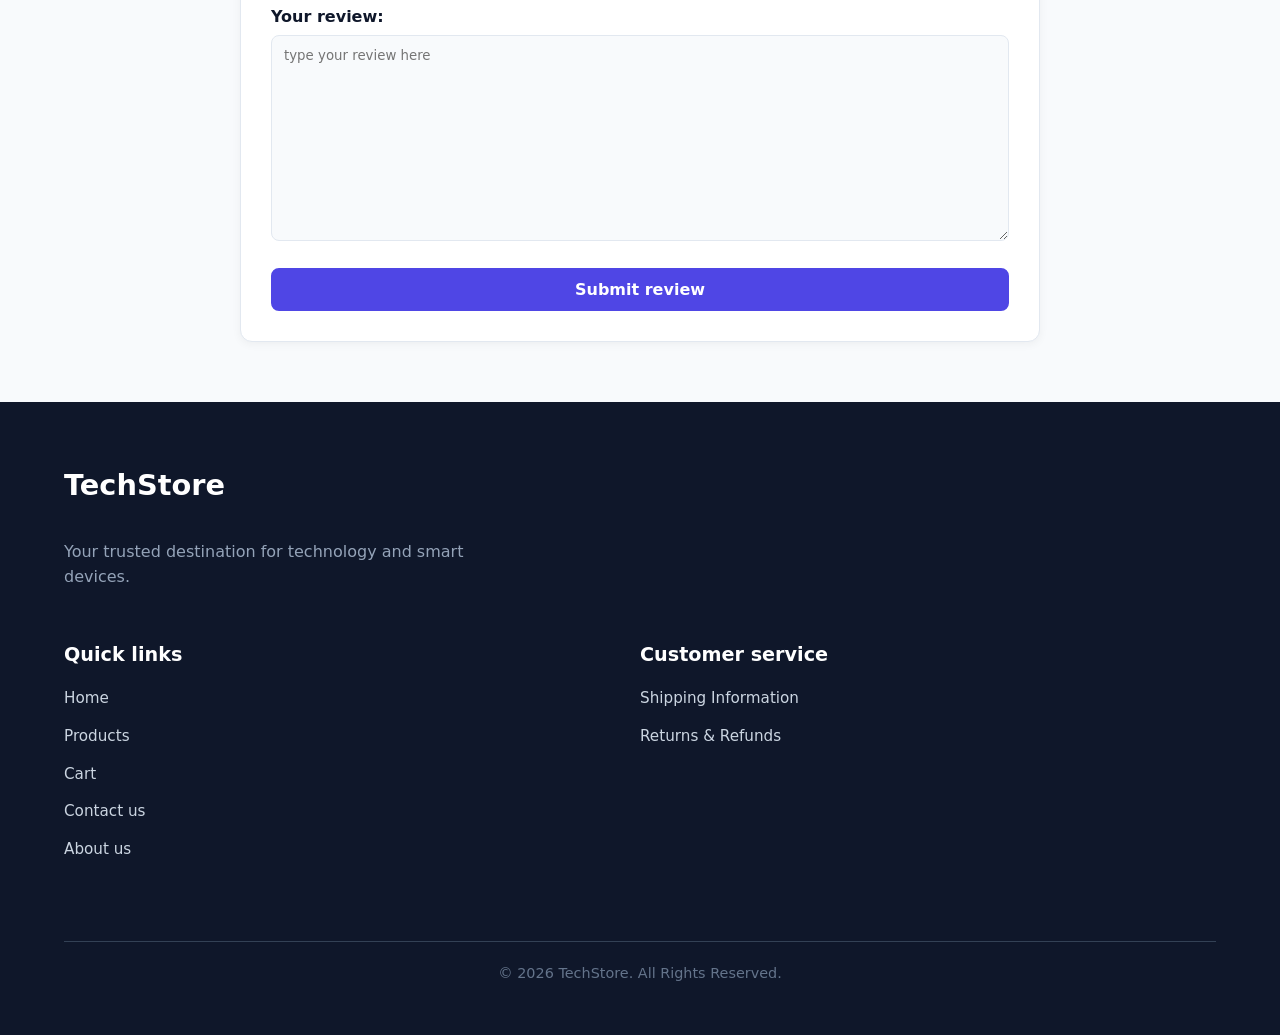
<file: view-product.html>
<!DOCTYPE html>
<html lang="en">
    <head>
        <meta charset="UTF-8">
        <meta name="viewport" content="width=device-width, initial-scale=1.0">
        <meta name="description" content="View product details">
        <title>Product details TechStore</title>
        <link rel="icon" href="imgs/logo.png">
        <link rel="stylesheet" href="main.css">
    </head>
    <body>
        <header class="header-e-commerce-details">
           <img src="imgs/logo.png" alt="TechStore logo" loading="lazy" width="135">
           <div class="Nav-cards">
            <ul>
                <li><a href="index.html">Home</a></li>
                <li><a href="products.html">Products</a></li>
                <li><a href="cart.html">Cart</a></li>
                <li><a href="contact-us.html">Contact us</a></li>
                <li><a href="about-us.html">About us</a></li>
            </ul>
           </div>
           <hr>
        </header>
        <main class="main-e-commerce-details">
            <section id="head-section">
                <div class="product-media">
                    <figure>
                    <img src="imgs/Samsung-Galaxy-A17-5G.jpg" alt="Samsung a17 5g" loading="lazy" width="405">
                    <br>
                    <figcaption>
                    <p>⭐⭐⭐⭐⭐ 4.7/5</p>  
                    </figcaption>
                    </figure>
                </div>
                <div class="product-info">
                    <h2>Samsung</h2>
                    <p>Samsung Galaxy A17 5G - 8GB Ram - 256GB Rom - Blue</p>
                <div class="price-box">
                    <strong>14,999 EGP</strong> 
                    <strong>25%off</strong>
                    <br>
                    <del>19,999</del>
                </div>
                    <p><a href="cart.html">Add to cart</a></p>
                </div>   
            </section>
            <hr>
            <section id="description-product">
                <h2>Product description</h2>
                <p>The Samsung Galaxy A17 5G is designed for users who want reliable performance, a smooth display, and fast connectivity. It combines a modern design with useful features for everyday entertainment, communication, and productivity.</p>
            </section>
            <hr>
            <section id="specifications">
                <h2>Specifications</h2>
                <table>
                    <thead>
                        <tr>
                            <th scope="col">Specifications</th>
                            <th scope="col">Details</th>
                        </tr>
                    </thead>
                    <tbody>
                        <tr>
                            <th scope="row">Brand</th>
                            <td>Samsung</td>
                        </tr>
                        <tr>
                            <th scope="row">Model</th>
                            <td>Galaxy A17 5G</td>
                        </tr>
                        <tr>
                            <th scope="row">Display</th>
                            <td>6.7-inch</td>
                        </tr>
                        <tr>
                            <th scope="row">Battery</th>
                            <td>5000 mAh</td>
                        </tr>
                        <tr>
                            <th scope="row">Network</th>
                            <td>5G</td>
                        </tr>
                        <tr>
                            <th scope="row">RAM</th>
                            <td>8GB</td>
                        </tr>
                        <tr>
                            <th scope="row">Storage</th>
                            <td>256GB</td>
                        </tr>
                        <tr>
                            <th scope="row">Rear camera</th>
                            <td>50 MP</td>
                        </tr>
                        <tr>
                            <th scope="row">Front camera</th>
                            <td>13 MP</td>
                        </tr>
                        <tr>
                            <th scope="row">Operating system</th>
                            <td>Android</td>
                        </tr>
                    </tbody>
                </table>
            </section>
            <hr>
            <section id="box">
                <h2>What's in the box</h2>
                <ul>
                    <li>Samsung Galaxy A17 5G</li>
                    <li>USB cable</li>
                    <li>SIM ejector</li>
                    <li>Quick start guide</li>
                </ul>
            </section>
            <hr>
            <section id="Reviews">
                <h2>Customer reviews</h2>
                <div class="review-card">
                    <h3>Ahmed Mohamed</h3>
                    <p>⭐⭐⭐⭐⭐</p>
                    <p>Great phone for the price. The display is beautiful and the performance is very smooth.</p>
                </div>
                <div class="review-card">
                    <h3>Omar Ali</h3>
                    <p>⭐⭐⭐⭐⭐</p>
                    <p>I really like the design and the 5G connectivity. The battery also lasts a long time.</p>
                </div>
                <div class="review-card">
                    <h3>Youssef Hassan</h3>
                    <p>⭐⭐⭐⭐⭐</p>
                    <p>Excellent phone for everyday use. The camera quality is really good.</p>
                </div>
                <div class="review-card">
                    <h3>Mostafa Khaled</h3>
                    <p>⭐⭐⭐⭐</p>
                    <p>Good performance and a nice screen. Overall, I'm happy with the phone.</p>
                </div>
                <div class="submit-review">
                    <form>
                        <fieldset>
                            <legend>Send a review</legend>
                            <p>
                        <label for="name">Name: </label>
                        <input type="text" placeholder="Your name" id="name" autocomplete="on" required>
                        </p>
                        <p>
                        <label for="mail">Email: </label>
                        <input type="email" placeholder="Your email" id="mail" autocomplete="on" required>
                        </p>
                        <h4>Rating: </h4>
                        <p>
                            <label for="star">⭐</label>
                            <input type="radio" name="rating" id="star" required>
                        </p>
                        <p>
                            <label for="2-star">⭐⭐</label>
                            <input type="radio" name="rating" id="2-star" required>
                        </p>
                        <p>
                            <label for="3-star">⭐⭐⭐</label>
                            <input type="radio" name="rating" id="3-star" required>
                        </p>
                        <p>
                            <label for="4-star">⭐⭐⭐⭐</label>
                            <input type="radio" name="rating" id="4-star" required>
                        </p>
                        <p>
                            <label for="5-star">⭐⭐⭐⭐⭐</label>
                            <input type="radio" name="rating" id="5-star" required>
                        </p>
                        <p>
                        <label for="review1">Your review: </label>
                        </p>
                        <p>
                        <textarea name="review" id="review1" placeholder="type your review here" required rows="12" cols="50"></textarea>
                        </p>
                        
                        <button type="submit">Submit review</button>
                        </fieldset>
                    </form>
                </div>
            </section>
            <hr>
        </main>
        <footer class="footer-view-product">
            <h2>TechStore</h2>
            <p>Your trusted destination for technology and smart devices.</p>
            <hr>
            <article class="Nav-cards-footer">
                <h3>Quick links</h3>
            <ul>
                <li><a href="index.html">Home</a></li>
                <li><a href="products.html">Products</a></li>
                <li><a href="cart.html">Cart</a></li>
                <li><a href="contact-us.html">Contact us</a></li>
                <li><a href="about-us.html">About us</a></li>
            </ul>
           </article>
           <article class="cust-service-footer">
            <h2>Customer service</h2>
            <ul>
                <li>
                    <a href="contact-us.html">Shipping Information</a>
                </li>
                <li>
                    <a href="contact-us.html">Returns & Refunds</a>
                </li>
            </ul>
           </article>
           <hr>
           <p>&copy; 2026 TechStore. All Rights Reserved.</p>
        </footer>
    </body>
</html>
</file>
<file: main.css>
:root {
    --primary-color: #4f46e5;
    --primary-hover: #4338ca;
    --accent-color: #10b981;
    --bg-color: #f8fafc;
    --card-bg: #ffffff;
    --text-main: #0f172a;
    --text-muted: #64748b;
    --shadow-sm: 0 4px 6px -1px rgba(0, 0, 0, 0.1);
    --shadow-lg: 0 10px 15px -3px rgba(0, 0, 0, 0.1);
    --transition: all 0.3s ease-in-out;
}

* {
    margin: 0;
    padding: 0;
    box-sizing: border-box;
    font-family: 'Segoe UI', system-ui, -apple-system, sans-serif;
}

body {
    background-color: var(--bg-color);
    color: var(--text-main);
    line-height: 1.6;
}

a {
    text-decoration: none;
    color: inherit;
}

li {
    list-style: none;
}

hr {
    display: none; 
}

.header-e-commerce-index {
    background-color: var(--card-bg);
    box-shadow: var(--shadow-sm);
    padding: 15px 5%;
    display: flex;
    justify-content: space-between;
    align-items: center;
    position: sticky;
    top: 0;
    z-index: 1000;
}

.header-e-commerce-index img {
    cursor: pointer;
    transition: var(--transition);
}

.header-e-commerce-index img:hover {
    transform: scale(1.05);
}

.Nav-cards ul {
    display: flex;
    gap: 25px;
}

.Nav-cards a {
    font-weight: 600;
    color: var(--text-muted);
    transition: var(--transition);
    position: relative;
}

.Nav-cards a:hover {
    color: var(--primary-color);
}

.Nav-cards a::after {
    content: '';
    position: absolute;
    width: 0;
    height: 2px;
    bottom: -5px;
    left: 0;
    background-color: var(--primary-color);
    transition: var(--transition);
}

.Nav-cards a:hover::after {
    width: 100%;
}

#offers {
    background: linear-gradient(135deg, var(--primary-color), #818cf8);
    color: white;
    text-align: center;
    padding: 80px 20px;
    margin: 20px 5%;
    border-radius: 20px;
    box-shadow: var(--shadow-lg);
}

#offers h2 {
    font-size: 2.5rem;
    margin-bottom: 10px;
}

#offers p {
    font-size: 1.2rem;
    margin-bottom: 30px;
    opacity: 0.9;
}

#offers a {
    background-color: white;
    color: var(--primary-color);
    padding: 12px 30px;
    border-radius: 30px;
    font-weight: bold;
    font-size: 1.1rem;
    transition: var(--transition);
    box-shadow: var(--shadow-sm);
}

#offers a:hover {
    background-color: var(--text-main);
    color: white;
    transform: translateY(-3px);
}

#category {
    padding: 50px 5%;
    text-align: center;
}

#category h2 {
    font-size: 2rem;
    margin-bottom: 10px;
}

#category p {
    color: var(--text-muted);
    margin-bottom: 40px;
}

#category ul {
    display: grid;
    grid-template-columns: repeat(auto-fit, minmax(150px, 1fr));
    gap: 20px;
}

#category li a {
    display: block;
    background-color: var(--card-bg);
    padding: 20px;
    border-radius: 15px;
    font-weight: 600;
    color: var(--text-main);
    box-shadow: var(--shadow-sm);
    transition: var(--transition);
    border: 1px solid transparent;
}

#category li a:hover {
    border-color: var(--primary-color);
    color: var(--primary-color);
    transform: translateY(-5px);
    box-shadow: var(--shadow-lg);
}

#featured-products {
    padding: 60px 5%;
}

#featured-products h2 {
    text-align: center;
    font-size: 2.2rem;
    margin-bottom: 8px;
    color: var(--text-main);
}

#featured-products > p {
    text-align: center;
    color: var(--text-muted);
    margin-bottom: 40px;
    font-size: 1.1rem;
}

.products-grid {
    display: grid;
    grid-template-columns: repeat(auto-fit, minmax(220px, 1fr));
    gap: 25px;
}

.product-card {
    background-color: var(--card-bg);
    border-radius: 12px;
    padding: 20px 15px;
    text-align: center;
    box-shadow: 0 2px 10px rgba(0, 0, 0, 0.05);
    border: 1px solid #e2e8f0;
    transition: var(--transition);
}

.product-card:hover {
    transform: translateY(-8px);
    box-shadow: var(--shadow-lg);
    border-color: var(--primary-color);
}

.product-card figure {
    display: flex;
    flex-direction: column;
    height: 100%;
}

.product-card img {
    width: 100%;
    height: 160px;
    object-fit: contain;
    margin-bottom: 20px;
    transition: var(--transition);
}

.product-card:hover img {
    transform: scale(1.08);
}

.product-card figcaption {
    display: flex;
    flex-direction: column;
    flex-grow: 1;
    gap: 8px; 
}

.product-card figcaption h3 {
    font-size: 1.1rem;
    margin-bottom: 6px;
    color: var(--text-main);
    font-weight: 600;
}

.product-card figcaption p:not(:last-of-type) {
    color: var(--text-muted);
    font-size: 0.85rem;
    margin-bottom: 5px;
}

.product-card figcaption p:last-of-type {
    color: var(--accent-color);
    font-weight: 800;
    font-size: 1.25rem;
    margin-top: auto; 
    margin-bottom: 10px;
}

.product-card figcaption a:first-of-type {
    display: block;
    background-color: transparent;
    color: var(--primary-color);
    border: 2px solid var(--primary-color);
    padding: 8px 15px;
    border-radius: 8px;
    font-weight: 600;
    font-size: 0.95rem;
    text-align: center;
    transition: var(--transition);
}

.product-card figcaption a:first-of-type:hover {
    background-color: var(--primary-hover);
    border-color: var(--primary-hover);
    color: white;
}

.product-card figcaption a:last-of-type {
    display: block;
    background-color: var(--primary-color);
    color: white;
    border: 2px solid var(--primary-color);
    padding: 8px 15px;
    border-radius: 8px;
    font-weight: 600;
    font-size: 0.95rem;
    text-align: center;
    transition: var(--transition);
}

.product-card figcaption a:last-of-type:hover {
    background-color: var(--primary-hover);
    border-color: var(--primary-hover);
}

#choose-us {
    padding: 60px 5%;
    text-align: center;
    background-color: var(--card-bg);
}

#choose-us h2 {
    font-size: 2.2rem;
    margin-bottom: 40px;
    color: var(--text-main);
}

#choose-us ul {
    display: grid;
    grid-template-columns: repeat(auto-fit, minmax(200px, 1fr));
    gap: 30px;
}

#choose-us li {
    padding: 20px;
}

#choose-us h3 {
    font-size: 1.2rem;
    color: var(--primary-color);
    margin-bottom: 10px;
}

#choose-us p {
    color: var(--text-muted);
    font-size: 0.95rem;
}

.footer-index {
    background-color: #0f172a;
    color: #f8fafc;
    padding: 60px 5% 20px;
}

.footer-index h2 {
    font-size: 1.8rem;
    margin-bottom: 15px;
    color: white;
}

.footer-index > p {
    color: #94a3b8;
    max-width: 400px;
    margin-bottom: 30px;
}

.footer-index .Nav-cards-footer,
.footer-index .cust-service-footer {
    margin-bottom: 30px;
}

.footer-index h3, 
.footer-index .cust-service-footer h2 {
    font-size: 1.2rem;
    color: white;
    margin-bottom: 15px;
}

.footer-index ul {
    display: flex;
    flex-direction: column;
    gap: 12px;
}

.footer-index a {
    color: #cbd5e1;
    transition: var(--transition);
    font-size: 0.95rem;
}

.footer-index a:hover {
    color: var(--accent-color);
    padding-left: 5px;
}

.footer-index > p:last-child {
    text-align: center;
    border-top: 1px solid #334155;
    padding-top: 20px;
    margin-top: 20px;
    font-size: 0.9rem;
    color: #64748b;
    max-width: 100%;
}

@media (min-width: 768px) {
    .footer-index {
        display: grid;
        grid-template-columns: 2fr 1fr 1fr;
        gap: 30px;
    }
    
    .footer-index > h2 {
        grid-column: 1 / -1;
        margin-bottom: 0;
    }
    
    .footer-index > p:first-of-type {
        grid-column: 1 / -1;
        margin-bottom: 20px;
    }
    
    .footer-index > p:last-child {
        grid-column: 1 / -1;
    }
}

@media (max-width: 768px) {
    .header-e-commerce-index {
        flex-direction: column;
        gap: 15px;
    }
    
    .Nav-cards ul {
        flex-wrap: wrap;
        justify-content: center;
        gap: 15px;
    }
    
    #offers {
        padding: 50px 20px;
    }
    
    #offers h2 {
        font-size: 2rem;
    }
    
    .footer-index {
        text-align: center;
    }
    
    .footer-index > p {
        margin: 0 auto 30px;
    }
}


.header-e-commerce-details {
    background-color: var(--card-bg);
    box-shadow: var(--shadow-sm);
    padding: 15px 5%;
    display: flex;
    justify-content: space-between;
    align-items: center;
    position: sticky;
    top: 0;
    z-index: 1000;
}

.header-e-commerce-details img {
    cursor: pointer;
    transition: var(--transition);
}

.header-e-commerce-details img:hover {
    transform: scale(1.05);
}

.main-e-commerce-details section > h2 {
    text-align: center;
    font-size: 2.2rem;
    margin-bottom: 40px;
    color: var(--text-main);
}

#head-section {
    display: grid;
    grid-template-columns: 1fr 1fr;
    gap: 40px;
    align-items: center;
    padding: 60px 5%;
}

#head-section img {
    width: 100%;
    max-width: 400px;
    margin: 0 auto;
    display: block;
    transition: var(--transition);
}

#head-section img:hover {
    transform: scale(1.08); 
}

#head-section h2 {
    text-align: left;
    font-size: 2.5rem;
    margin-bottom: 10px;
}

#head-section p:nth-of-type(1) {
    color: var(--text-muted);
    font-size: 1.1rem;
    margin-bottom: 15px;
}

#head-section p:nth-of-type(2) { 
    color: var(--accent-color);
    font-weight: 800;
    font-size: 1.8rem;
    margin-bottom: 10px;
}

#head-section p:nth-of-type(3) { 
    margin-bottom: 30px;
    color: var(--text-muted);
}

#head-section a {
    display: inline-block;
    background-color: var(--primary-color);
    color: white;
    border: 2px solid var(--primary-color);
    padding: 10px 25px;
    border-radius: 8px; 
    font-weight: 600;
    font-size: 1.1rem;
    text-align: center;
    transition: var(--transition);
}

#head-section a:hover {
    background-color: var(--primary-hover);
    border-color: var(--primary-hover);
}

#description-product, #box {
    padding: 20px 5% 60px;
    text-align: center;
}

#description-product p {
    color: var(--text-muted);
    font-size: 1.1rem;
    max-width: 800px;
    margin: 0 auto;
    line-height: 1.8;
}

#box ul {
    display: grid;
    grid-template-columns: repeat(auto-fit, minmax(180px, 1fr));
    gap: 20px;
    max-width: 900px;
    margin: 0 auto;
}

#box li {
    background-color: var(--card-bg);
    padding: 20px;
    border-radius: 15px;
    font-weight: 600;
    color: var(--text-main);
    box-shadow: var(--shadow-sm);
    border: 1px solid transparent;
    transition: var(--transition);
}

#box li:hover {
    border-color: var(--primary-color);
    color: var(--primary-color);
    transform: translateY(-5px);
    box-shadow: var(--shadow-lg);
}

#specifications {
    padding: 20px 5% 60px;
}

#specifications table {
    width: 100%;
    max-width: 800px;
    margin: 0 auto;
    border-collapse: collapse;
    background-color: var(--card-bg);
    border-radius: 12px;
    overflow: hidden;
    box-shadow: 0 2px 10px rgba(0, 0, 0, 0.05);
    border: 1px solid #e2e8f0;
}

#specifications th, #specifications td {
    padding: 15px 20px;
    border-bottom: 1px solid #e2e8f0;
    text-align: left;
}

#specifications thead th {
    background-color: var(--bg-color);
    color: var(--text-main);
    font-weight: 600;
}

#specifications tbody th {
    color: var(--text-main);
    font-weight: 600;
    width: 40%;
}

#specifications tbody td {
    color: var(--text-muted);
}

#Reviews {
    padding: 20px 5% 60px;
}

.review-card {
    background-color: var(--card-bg);
    border-radius: 12px;
    padding: 20px 15px;
    text-align: center;
    box-shadow: 0 2px 10px rgba(0, 0, 0, 0.05);
    border: 1px solid #e2e8f0;
    transition: var(--transition);
    margin-bottom: 25px;
    max-width: 800px;
    margin-left: auto;
    margin-right: auto;
}

.review-card:hover {
    transform: translateY(-8px);
    box-shadow: var(--shadow-lg);
    border-color: var(--primary-color);
}

.review-card h3 {
    font-size: 1.1rem;
    margin-bottom: 6px;
    color: var(--text-main);
    font-weight: 600;
}

.review-card p {
    color: var(--text-muted);
    font-size: 0.95rem;
}

.submit-review {
    max-width: 800px;
    margin: 50px auto 0;
    background-color: var(--card-bg);
    border-radius: 12px;
    padding: 30px;
    box-shadow: 0 2px 10px rgba(0, 0, 0, 0.05);
    border: 1px solid #e2e8f0;
}

.submit-review fieldset {
    border: none;
}

.submit-review legend {
    font-size: 1.5rem;
    color: var(--text-main);
    font-weight: 600;
    margin-bottom: 20px;
    text-align: center;
    width: 100%;
}

.submit-review label, .submit-review h4 {
    color: var(--text-main);
    font-weight: 600;
    margin-bottom: 5px;
    display: inline-block;
}

.submit-review input[type="text"],
.submit-review input[type="email"],
.submit-review textarea {
    width: 100%;
    padding: 12px;
    margin-bottom: 20px;
    border: 1px solid #e2e8f0;
    border-radius: 8px;
    background-color: var(--bg-color);
    transition: var(--transition);
    color: var(--text-main);
}

.submit-review input:focus,
.submit-review textarea:focus {
    outline: none;
    border-color: var(--primary-color);
}

.submit-review button {
    background-color: var(--primary-color);
    color: white;
    border: 2px solid var(--primary-color);
    padding: 10px 20px;
    border-radius: 8px;
    font-weight: 600;
    font-size: 1rem;
    cursor: pointer;
    transition: var(--transition);
    width: 100%;
}

.submit-review button:hover {
    background-color: var(--primary-hover);
    border-color: var(--primary-hover);
}

.footer-view-product {
    background-color: #0f172a;
    color: #f8fafc;
    padding: 60px 5% 20px;
}

.footer-view-product h2 { font-size: 1.8rem; margin-bottom: 15px; color: white; }
.footer-view-product > p { color: #94a3b8; max-width: 400px; margin-bottom: 30px; }
.footer-view-product .Nav-cards-footer, .footer-view-product .cust-service-footer { margin-bottom: 30px; }
.footer-view-product h3, .footer-view-product .cust-service-footer h2 { font-size: 1.2rem; color: white; margin-bottom: 15px; }
.footer-view-product ul { display: flex; flex-direction: column; gap: 12px; }
.footer-view-product a { color: #cbd5e1; transition: var(--transition); font-size: 0.95rem; }
.footer-view-product a:hover { color: var(--accent-color); padding-left: 5px; }
.footer-view-product > p:last-child { text-align: center; border-top: 1px solid #334155; padding-top: 20px; margin-top: 20px; font-size: 0.9rem; color: #64748b; max-width: 100%; }

@media (min-width: 768px) {
    .footer-view-product { display: grid; grid-template-columns: 2fr 1fr 1fr; gap: 30px; }
    .footer-view-product > h2, .footer-view-product > p:first-of-type, .footer-view-product > p:last-child { grid-column: 1 / -1; }
    .footer-view-product > p:first-of-type { margin-bottom: 20px; }
    .footer-view-product > h2 { margin-bottom: 0; }
}

@media (max-width: 768px) {
    .header-e-commerce-details { flex-direction: column; gap: 15px; }
    #head-section { grid-template-columns: 1fr; text-align: center; }
    #head-section h2 { text-align: center; }
    .footer-view-product { text-align: center; }
    .footer-view-product > p { margin: 0 auto 30px; }
}





.product-media {
    flex: 1;
    text-align: center;
}

.product-media figure {
    display: inline-block;
    max-width: 400px;
    width: 100%;
}

.product-media img {
    width: 100%;
    display: block;
    transition: var(--transition);
}

.product-media img:hover {
    transform: scale(1.08); 
}

.product-media .rating {
    margin-top: 10px;
    color: var(--text-muted);
    font-size: 1.1rem;
    text-align: center;
}

.header-e-commerce-products {
    background-color: var(--card-bg);
    box-shadow: var(--shadow-sm);
    padding: 15px 5%;
    display: flex;
    justify-content: space-between;
    align-items: center;
    position: sticky;
    top: 0;
    z-index: 1000;
}

.header-e-commerce-products img {
    cursor: pointer;
    transition: var(--transition);
}

.header-e-commerce-products img:hover {
    transform: scale(1.05);
}

#top {
    text-align: center;
    padding: 60px 5% 20px;
}

#top h1 {
    font-size: 2.5rem;
    color: var(--text-main);
    margin-bottom: 10px;
}

#top p {
    color: var(--text-muted);
    font-size: 1.1rem;
    max-width: 600px;
    margin: 0 auto;
}

#category-explore {
    padding: 40px 5%;
    text-align: center;
}

#category-explore h2 {
    font-size: 2rem;
    margin-bottom: 10px;
}

#category-explore p {
    color: var(--text-muted);
    margin-bottom: 30px;
}

#category-explore ul {
    display: grid;
    grid-template-columns: repeat(auto-fit, minmax(150px, 1fr));
    gap: 20px;
}

#category-explore li a {
    display: block;
    background-color: var(--card-bg);
    padding: 20px;
    border-radius: 15px;
    font-weight: 600;
    color: var(--text-main);
    box-shadow: var(--shadow-sm);
    transition: var(--transition);
    border: 1px solid transparent;
}

#category-explore li a:hover {
    border-color: var(--primary-color);
    color: var(--primary-color);
    transform: translateY(-5px);
    box-shadow: var(--shadow-lg);
}

#products-all {
    padding: 20px 5% 60px;
    display: grid;
    grid-template-columns: repeat(auto-fit, minmax(220px, 1fr));
    gap: 25px;
}

.product-card-main {
    background-color: var(--card-bg);
    border-radius: 12px;
    padding: 20px 15px;
    text-align: center;
    box-shadow: 0 2px 10px rgba(0, 0, 0, 0.05);
    border: 1px solid #e2e8f0;
    transition: var(--transition);
}

.product-card-main:hover {
    transform: translateY(-8px);
    box-shadow: var(--shadow-lg);
    border-color: var(--primary-color);
}

.product-card-main figure {
    display: flex;
    flex-direction: column;
    height: 100%;
}

.product-card-main img {
    width: 100%;
    height: 160px;
    object-fit: contain;
    margin-bottom: 20px;
    transition: var(--transition);
}

.product-card-main:hover img {
    transform: scale(1.08);
}

.product-card-main figcaption {
    display: flex;
    flex-direction: column;
    flex-grow: 1;
    gap: 8px;
}

.product-card-main figcaption h3 {
    font-size: 1.1rem;
    margin-bottom: 6px;
    color: var(--text-main);
    font-weight: 600;
}

.product-card-main figcaption p:not(:last-of-type) {
    color: var(--text-muted);
    font-size: 0.85rem;
    margin-bottom: 5px;
}

.product-card-main figcaption p:last-of-type {
    color: var(--accent-color);
    font-weight: 800;
    font-size: 1.25rem;
    margin-top: auto;
    margin-bottom: 10px;
}

.product-card-main figcaption a:first-of-type {
    display: block;
    background-color: transparent;
    color: var(--primary-color);
    border: 2px solid var(--primary-color);
    padding: 8px 15px;
    border-radius: 8px;
    font-weight: 600;
    font-size: 0.95rem;
    text-align: center;
    transition: var(--transition);
}

.product-card-main figcaption a:first-of-type:hover {
    background-color: var(--primary-hover);
    border-color: var(--primary-hover);
    color: white;
}

.product-card-main figcaption a:last-of-type {
    display: block;
    background-color: var(--primary-color);
    color: white;
    border: 2px solid var(--primary-color);
    padding: 8px 15px;
    border-radius: 8px;
    font-weight: 600;
    font-size: 0.95rem;
    text-align: center;
    transition: var(--transition);
}

.product-card-main figcaption a:last-of-type:hover {
    background-color: var(--primary-hover);
    border-color: var(--primary-hover);
}

.footer-products {
    background-color: #0f172a;
    color: #f8fafc;
    padding: 60px 5% 20px;
}

.footer-products h2 {
    font-size: 1.8rem;
    margin-bottom: 15px;
    color: white;
}

.footer-products > p {
    color: #94a3b8;
    max-width: 400px;
    margin-bottom: 30px;
}

.footer-products .Nav-cards-footer,
.footer-products .cust-service-footer {
    margin-bottom: 30px;
}

.footer-products h3, 
.footer-products .cust-service-footer h2 {
    font-size: 1.2rem;
    color: white;
    margin-bottom: 15px;
}

.footer-products ul {
    display: flex;
    flex-direction: column;
    gap: 12px;
}

.footer-products a {
    color: #cbd5e1;
    transition: var(--transition);
    font-size: 0.95rem;
}

.footer-products a:hover {
    color: var(--accent-color);
    padding-left: 5px;
}

.footer-products > p:last-child {
    text-align: center;
    border-top: 1px solid #334155;
    padding-top: 20px;
    margin-top: 20px;
    font-size: 0.9rem;
    color: #64748b;
    max-width: 100%;
}

@media (min-width: 768px) {
    .footer-products {
        display: grid;
        grid-template-columns: 2fr 1fr 1fr;
        gap: 30px;
    }
    
    .footer-products > h2,
    .footer-products > p:first-of-type,
    .footer-products > p:last-child {
        grid-column: 1 / -1;
    }
    
    .footer-products > p:first-of-type {
        margin-bottom: 20px;
    }
}

@media (max-width: 768px) {
    .header-e-commerce-products {
        flex-direction: column;
        gap: 15px;
    }
    
    .footer-products {
        text-align: center;
    }
    
    .footer-products > p {
        margin: 0 auto 30px;
    }
}

.product-info {
    display: flex;
    flex-direction: column;
    align-items: flex-start;
}

.price-box {
    display: flex;
    align-items: center;
    gap: 15px;
    margin: 15px 0;
}

.price-box strong:first-of-type {
    color: var(--accent-color);
    font-weight: 800;
    font-size: 1.8rem;
}

.price-box strong:last-of-type {
    background-color: #fee2e2;
    color: #ef4444;
    padding: 4px 10px;
    border-radius: 6px;
    font-size: 0.9rem;
    font-weight: 700;
}

.price-box del {
    color: var(--text-muted);
    font-size: 1.1rem;
    text-decoration: line-through;
}

.top-cart {
    text-align: center;
    padding: 60px 5% 40px;
}

.top-cart h1 {
    font-size: 2.5rem;
    color: var(--text-main);
    margin-bottom: 10px;
}

.top-cart p {
    color: var(--text-muted);
    font-size: 1.1rem;
}

#cart-card {
    background-color: var(--card-bg);
    border-radius: 12px;
    padding: 20px;
    margin: 0 auto 30px;
    max-width: 900px;
    width: 90%;
    display: flex;
    align-items: center;
    justify-content: space-between;
    gap: 20px;
    box-shadow: var(--shadow-sm);
    border: 1px solid #e2e8f0;
    transition: var(--transition);
}

#cart-card:hover {
    box-shadow: var(--shadow-lg);
    border-color: var(--primary-color);
}

#cart-card img {
    width: 100px;
    height: 100px;
    object-fit: contain;
    border-radius: 8px;
}

#cart-card strong {
    font-size: 1.2rem;
    color: var(--text-main);
    flex: 2;
}

#cart-card p {
    color: var(--text-muted);
    font-size: 1rem;
    font-weight: 500;
    white-space: nowrap;
}

#cart-card a {
    color: #ef4444; 
    border: 1px solid #ef4444;
    padding: 8px 15px;
    border-radius: 8px;
    font-weight: 600;
    transition: var(--transition);
}

#cart-card a:hover {
    background-color: #ef4444;
    color: white;
}

#checkout-cart {
    background-color: var(--card-bg);
    border-radius: 12px;
    padding: 30px;
    margin: 0 auto 40px;
    max-width: 400px;
    width: 90%;
    box-shadow: var(--shadow-sm);
    border: 1px solid #e2e8f0;
}

#checkout-cart h2 {
    font-size: 1.5rem;
    color: var(--text-main);
    margin-bottom: 20px;
    text-align: center;
    border-bottom: 1px solid #e2e8f0;
    padding-bottom: 15px;
}

#checkout-cart p {
    display: flex;
    justify-content: space-between;
    color: var(--text-muted);
    font-size: 1.1rem;
    margin-bottom: 15px;
}

#checkout-cart p:last-child {
    color: var(--text-main);
    font-size: 1.3rem;
    font-weight: 800;
    border-top: 1px solid #e2e8f0;
    padding-top: 15px;
    margin-bottom: 0;
}

#shoppig-cart {
    text-align: center;
    margin-bottom: 80px;
}

#shoppig-cart a {
    display: inline-block;
    background-color: var(--primary-color);
    color: white;
    border: 2px solid var(--primary-color);
    padding: 12px 30px;
    border-radius: 8px;
    font-weight: 600;
    font-size: 1.1rem;
    transition: var(--transition);
}

#shoppig-cart a:hover {
    background-color: var(--primary-hover);
    border-color: var(--primary-hover);
}

@media (max-width: 768px) {
    #cart-card {
        flex-direction: column;
        text-align: center;
        padding: 30px 20px;
    }

    #cart-card strong {
        margin: 10px 0;
        flex: none;
    }

    #cart-card p {
        margin-bottom: 10px;
    }
    
    #cart-card a {
        width: 100%;
        margin-top: 10px;
    }
}

#grabber {
    text-align: center;
    padding: 60px 5% 40px;
}

#grabber h1 {
    font-size: 2.5rem;
    color: var(--text-main);
    margin-bottom: 10px;
}

#grabber p {
    color: var(--text-muted);
    font-size: 1.1rem;
}

#contact-info {
    background-color: var(--card-bg);
    border-radius: 12px;
    padding: 40px;
    margin: 0 auto 40px;
    max-width: 800px;
    box-shadow: var(--shadow-sm);
    border: 1px solid #e2e8f0;
    text-align: center;
    transition: var(--transition);
}

#contact-info:hover {
    box-shadow: var(--shadow-lg);
    border-color: var(--primary-color);
}

#contact-info h2 {
    font-size: 2rem;
    color: var(--text-main);
    margin-bottom: 30px;
}

#contact-info h3 {
    font-size: 1.2rem;
    color: var(--primary-color);
    margin-top: 25px;
    margin-bottom: 8px;
}

#contact-info address, 
#contact-info p {
    color: var(--text-muted);
    font-size: 1.1rem;
    font-style: normal;
}

#contact-info a {
    color: var(--accent-color);
    font-weight: 600;
    transition: var(--transition);
}

#contact-info a:hover {
    color: var(--primary-hover);
    text-decoration: underline;
}

#form-contact {
    background-color: var(--card-bg);
    border-radius: 12px;
    padding: 40px;
    margin: 0 auto 80px;
    max-width: 800px;
    box-shadow: var(--shadow-sm);
    border: 1px solid #e2e8f0;
}

#form-contact fieldset {
    border: none;
}

#form-contact legend {
    width: 100%;
    text-align: center;
    margin-bottom: 30px;
}

#form-contact legend h2 {
    font-size: 2rem;
    color: var(--text-main);
}

#form-contact label {
    display: block;
    color: var(--text-main);
    font-weight: 600;
    margin-bottom: 8px;
}

#form-contact input[type="text"],
#form-contact input[type="email"],
#form-contact input[type="tel"],
#form-contact textarea {
    width: 100%;
    padding: 15px;
    margin-bottom: 20px;
    border: 1px solid #e2e8f0;
    border-radius: 8px;
    background-color: var(--bg-color);
    color: var(--text-main);
    font-family: inherit;
    font-size: 1rem;
    transition: var(--transition);
}

#form-contact input:focus,
#form-contact textarea:focus {
    outline: none;
    border-color: var(--primary-color);
    box-shadow: 0 0 0 3px rgba(79, 70, 229, 0.1);
}

#form-contact textarea {
    resize: vertical;
    min-height: 150px;
    max-height: 400px;
}

#form-contact button {
    background-color: var(--primary-color);
    color: white;
    border: 2px solid var(--primary-color);
    padding: 15px;
    border-radius: 8px;
    font-weight: 600;
    font-size: 1.1rem;
    cursor: pointer;
    transition: var(--transition);
    width: 100%;
    margin-top: 10px;
}

#form-contact button:hover {
    background-color: var(--primary-hover);
    border-color: var(--primary-hover);
}

@media (max-width: 768px) {
    #contact-info, 
    #form-contact {
        width: 90%;
        padding: 30px 20px;
    }
    
    #grabber {
        padding: 40px 20px 20px;
    }
    
    #grabber h1, 
    #contact-info h2, 
    #form-contact legend h2 {
        font-size: 1.8rem;
    }
}

#top-about {
    text-align: center;
    padding: 60px 5% 40px;
}

#top-about h1 {
    font-size: 2.5rem;
    color: var(--text-main);
    margin-bottom: 10px;
}

#top-about p {
    color: var(--text-muted);
    font-size: 1.1rem;
}

#who-r-we, 
#mission, 
#vision {
    background-color: var(--card-bg);
    border-radius: 12px;
    padding: 40px;
    margin: 0 auto 30px;
    max-width: 800px;
    width: 90%;
    box-shadow: var(--shadow-sm);
    border: 1px solid #e2e8f0;
    text-align: center;
    transition: var(--transition);
}

#who-r-we:hover, 
#mission:hover, 
#vision:hover {
    box-shadow: var(--shadow-lg);
    border-color: var(--primary-color);
    transform: translateY(-5px);
}

#who-r-we h2, 
#mission h2, 
#vision h2 {
    font-size: 1.8rem;
    color: var(--primary-color);
    margin-bottom: 15px;
}

#who-r-we p, 
#mission p, 
#vision p {
    color: var(--text-muted);
    font-size: 1.1rem;
    line-height: 1.8;
}

#call-to-action {
    background: linear-gradient(135deg, var(--primary-color), #818cf8);
    color: white;
    text-align: center;
    padding: 60px 20px;
    margin: 40px 5% 80px;
    border-radius: 20px;
    box-shadow: var(--shadow-lg);
}

#call-to-action h2 {
    font-size: 2rem;
    margin-bottom: 15px;
    color: white;
}

#call-to-action p {
    font-size: 1.1rem;
    opacity: 0.9;
    max-width: 600px;
    margin: 0 auto;
}

@media (max-width: 768px) {
    #who-r-we, 
    #mission, 
    #vision {
        padding: 30px 20px;
    }
    
    #top-about h1 {
        font-size: 2rem;
    }
    
    #call-to-action h2 {
        font-size: 1.8rem;
    }
    
    #call-to-action {
        margin: 40px 5% 40px;
        padding: 40px 20px;
    }
}

@media (max-width: 768px) {
    .header-e-commerce-index,
    .header-e-commerce-details,
    .header-e-commerce-products {
        flex-direction: column;
        gap: 3px; 
        padding: 2px 4% 2px; 
    }
    .header-e-commerce-index img,
    .header-e-commerce-details img,
    .header-e-commerce-products img {
        width: 88px;
    }
}

.header-e-commerce-index,
.header-e-commerce-details,
.header-e-commerce-products {
    background-color: var(--card-bg);
    box-shadow: var(--shadow-sm);
    padding: 11px 5%; 
    display: flex;
    justify-content: space-between;
    align-items: center;
    position: sticky;
    top: 0;
    z-index: 1000;
}

.header-e-commerce-index img,
.header-e-commerce-details img,
.header-e-commerce-products img {
    width: 130px;
    cursor: pointer;
    transition: var(--transition);
}

.Nav-cards ul {
    display: flex;
    gap: 18px;
}

.Nav-cards a {
    font-size: 0.95rem;
    font-weight: 600;
    color: var(--text-muted);
    transition: var(--transition);
    position: relative;
}
</file>
